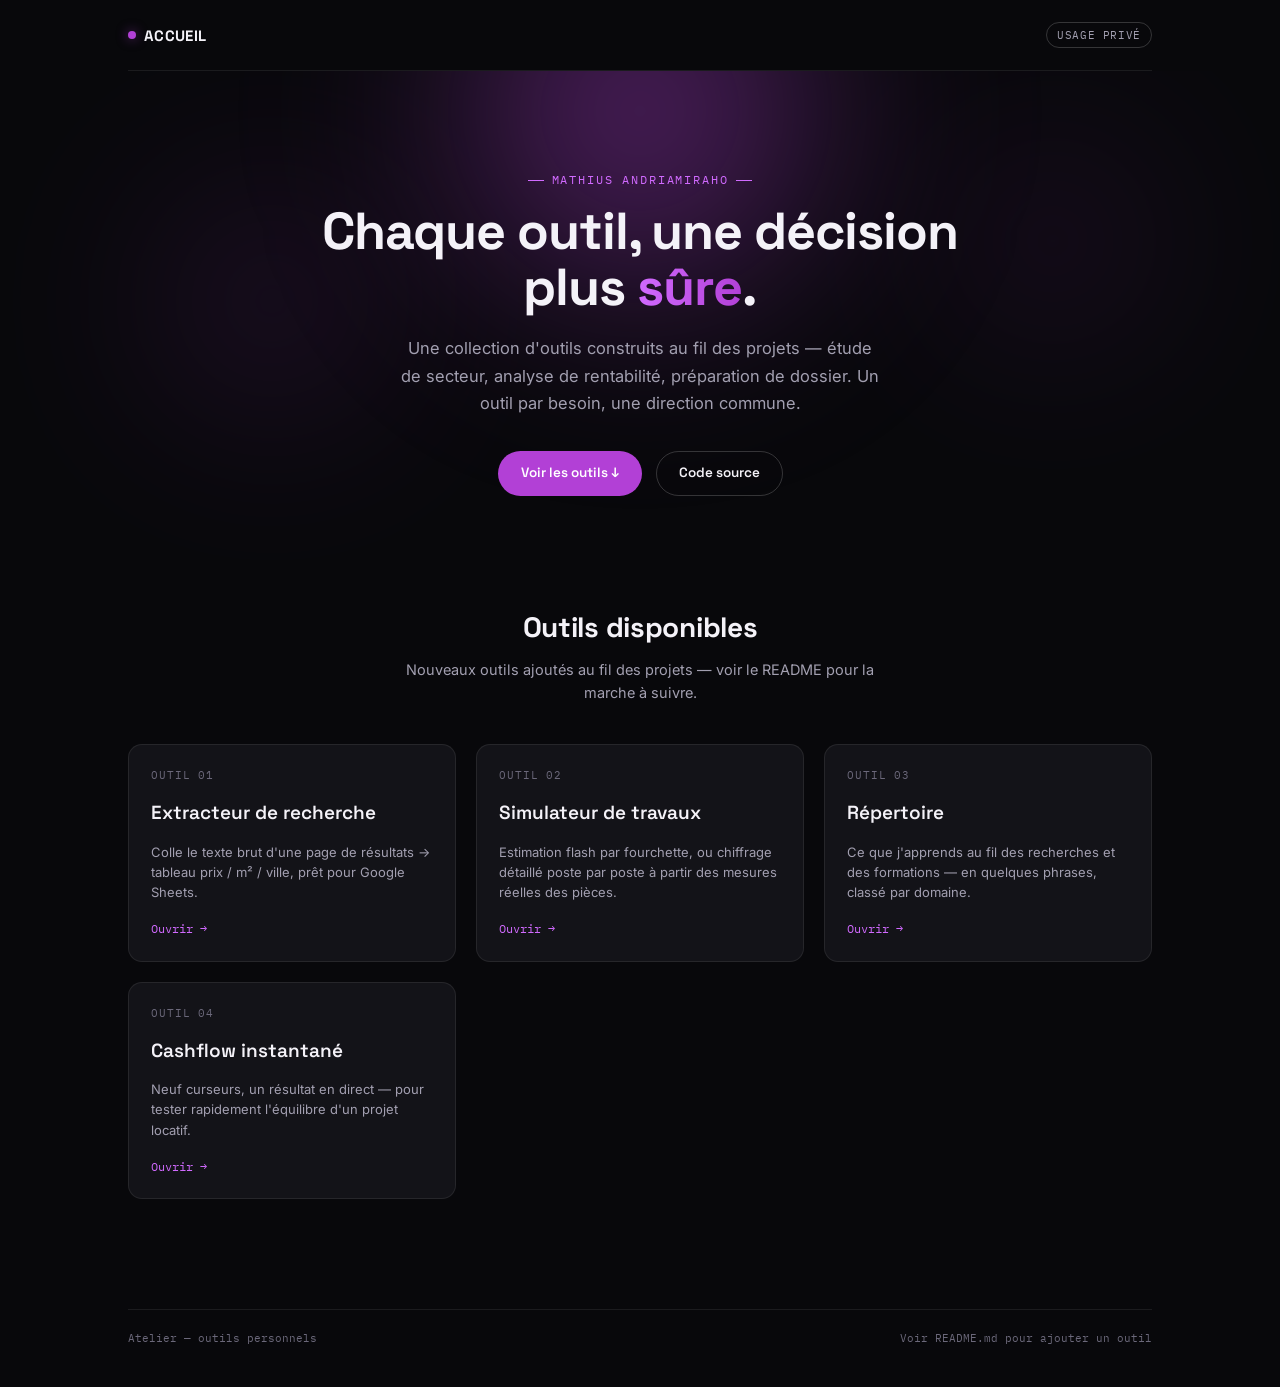
<file: index.html>
<!DOCTYPE html>
<html lang="fr">
<head>
<meta charset="UTF-8">
<meta name="viewport" content="width=device-width, initial-scale=1.0">
<title>Atelier — Outils immobilier</title>
<link rel="icon" type="image/png" href="favicon.png">
<link rel="stylesheet" href="styles/atelier.css">
<style>
  .hero{
    position:relative; overflow:hidden; padding:100px 0 90px; text-align:center;
  }
  .hero .glow-orb.a{ width:520px; height:520px; top:-220px; left:50%; margin-left:-260px; }
  .hero .glow-orb.b{ width:340px; height:340px; top:60px; left:8%; opacity:0.35; animation-delay:2s; }
  .hero .glow-orb.c{ width:300px; height:300px; top:20px; right:6%; opacity:0.3; animation-delay:4s; }

  .hero-content{ position:relative; z-index:2; max-width:640px; margin:0 auto; }
  .hero h1{
    font-family:var(--font-display); font-size:52px; line-height:1.08; font-weight:700;
    letter-spacing:-0.02em; margin:0 0 20px;
  }
  .hero h1 em{
    font-style:normal;
    background:linear-gradient(90deg, var(--accent-bright), var(--accent));
    -webkit-background-clip:text; background-clip:text; color:transparent;
  }
  .hero p.lead{
    font-size:16.5px; color:var(--text-soft); max-width:480px; margin:0 auto 34px; line-height:1.65;
  }
  .hero-ctas{ display:flex; gap:14px; justify-content:center; flex-wrap:wrap; }

  .hero .eyebrow::after{
    content:''; width:16px; height:1px; background:var(--accent-bright);
  }

  .hero-stats{
    position:relative; z-index:2; display:flex; justify-content:center; gap:48px;
    margin-top:64px; flex-wrap:wrap;
  }
  .hero-stats .stat{ text-align:center; }
  .hero-stats .stat b{
    display:block; font-family:var(--font-display); font-size:26px; color:var(--text);
  }
  .hero-stats .stat span{
    font-family:var(--font-mono); font-size:11px; color:var(--text-faint);
    text-transform:uppercase; letter-spacing:0.08em;
  }

  section.tools{ padding:20px 0 40px; }
  .section-head{ text-align:center; max-width:520px; margin:0 auto 40px; }
  .section-head h2{
    font-family:var(--font-display); font-size:28px; margin:0 0 10px; letter-spacing:-0.01em;
  }
  .section-head p{ color:var(--text-soft); font-size:14.5px; margin:0; }

  .tools-grid{
    display:grid; grid-template-columns:repeat(auto-fill, minmax(280px, 1fr)); gap:20px;
  }
  .tool-card{
    display:flex; flex-direction:column; gap:14px; text-decoration:none; color:inherit;
    position:relative; min-height:190px;
  }
  .tool-card .num{
    font-family:var(--font-mono); font-size:11px; color:var(--text-faint);
    letter-spacing:0.08em;
  }
  .tool-card h3{
    font-family:var(--font-display); font-size:19px; margin:0; font-weight:600;
  }
  .tool-card p{ font-size:13px; color:var(--text-soft); margin:0; line-height:1.55; flex:1; }
  .tool-card .open{
    font-family:var(--font-mono); font-size:12px; color:var(--accent-bright);
    display:flex; align-items:center; gap:6px; margin-top:4px;
  }
  .tool-card:hover .open{ gap:10px; }
  .tool-card .open{ transition:gap .2s ease; }

  .tool-card.placeholder{
    align-items:center; justify-content:center; text-align:center; border-style:dashed;
    border-color:var(--border-strong); color:var(--text-faint);
  }
  .tool-card.placeholder:hover{ transform:none; box-shadow:none; border-color:var(--border-strong); }
  .tool-card.placeholder span{ font-family:var(--font-mono); font-size:12px; }
</style>
</head>
<body>

<div class="container">
  <nav class="atelier-nav">
    <a class="logo" href="index.html">ACCUEIL</a>
    <span class="badge">Usage privé</span>
  </nav>
</div>

<section class="hero">
  <div class="glow-orb a"></div>
  <div class="glow-orb b"></div>
  <div class="glow-orb c"></div>
  <div class="container">
    <div class="hero-content">
      <p class="eyebrow" style="justify-content:center;">Mathius Andriamiraho</p>
      <h1>Chaque outil, une décision plus <em>sûre</em>.</h1>
      <p class="lead">Une collection d'outils construits au fil des projets — étude de secteur, analyse de rentabilité, préparation de dossier. Un outil par besoin, une direction commune.</p>
      <div class="hero-ctas">
        <a class="btn btn-primary" href="#outils">Voir les outils ↓</a>
        <a class="btn btn-ghost" href="https://github.com" target="_blank" rel="noopener">Code source</a>
      </div>
    </div>
  </div>
</section>

<section class="tools" id="outils">
  <div class="container">
    <div class="section-head">
      <h2>Outils disponibles</h2>
      <p>Nouveaux outils ajoutés au fil des projets — voir le README pour la marche à suivre.</p>
    </div>
    <div class="tools-grid">

      <a class="tool-card card card-hover" href="tools/leboncoin-parser/index.html">
        <span class="num">OUTIL 01</span>
        <h3>Extracteur de recherche</h3>
        <p>Colle le texte brut d'une page de résultats → tableau prix / m² / ville, prêt pour Google Sheets.</p>
        <span class="open">Ouvrir →</span>
      </a>

      <a class="tool-card card card-hover" href="tools/simulateur-travaux/index.html">
        <span class="num">OUTIL 02</span>
        <h3>Simulateur de travaux</h3>
        <p>Estimation flash par fourchette, ou chiffrage détaillé poste par poste à partir des mesures réelles des pièces.</p>
        <span class="open">Ouvrir →</span>
      </a>

      <a class="tool-card card card-hover" href="tools/repertoire/index.html">
        <span class="num">OUTIL 03</span>
        <h3>Répertoire</h3>
        <p>Ce que j'apprends au fil des recherches et des formations — en quelques phrases, classé par domaine.</p>
        <span class="open">Ouvrir →</span>
      </a>

      <a class="tool-card card card-hover" href="tools/cashflow/index.html">
        <span class="num">OUTIL 04</span>
        <h3>Cashflow instantané</h3>
        <p>Neuf curseurs, un résultat en direct — pour tester rapidement l'équilibre d'un projet locatif.</p>
        <span class="open">Ouvrir →</span>
      </a>

    </div>
  </div>
</section>

<div class="container">
  <footer class="atelier-footer">
    <span>Atelier — outils personnels</span>
    <span>Voir README.md pour ajouter un outil</span>
  </footer>
</div>

<script src="scripts/back-to-top.js"></script>
</body>
</html>
</file>
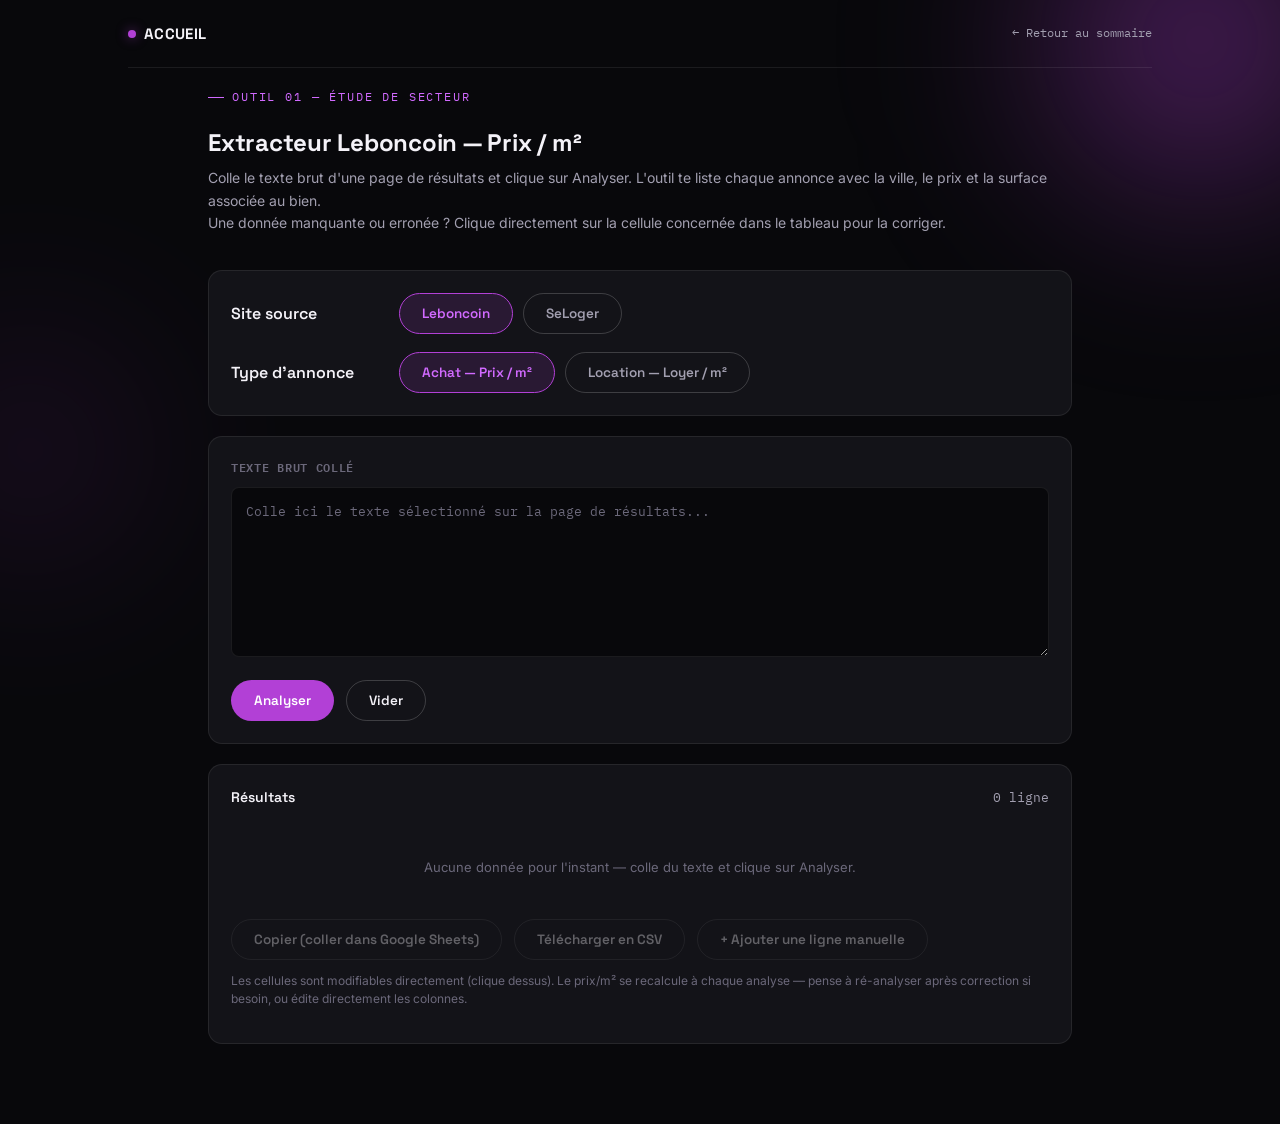
<file: tools/leboncoin-parser/index.html>
<!DOCTYPE html>
<html lang="fr">
<head>
<meta charset="UTF-8">
<meta name="viewport" content="width=device-width, initial-scale=1.0">
<title>Extracteur Leboncoin — Atelier</title>
<link rel="icon" type="image/png" href="../../favicon.png">
<link rel="stylesheet" href="../../styles/atelier.css">
<style>
  body{ padding-bottom:80px; }

  .selector-row{
    display:flex; align-items:center; justify-content:flex-start; gap:18px; flex-wrap:wrap;
  }
  .selector-row + .selector-row{ margin-top:18px; }
  .selector-label{
    font-family:var(--font-display); font-size:16px; font-weight:600; color:var(--text);
    min-width:150px; flex-shrink:0;
  }
  .toggle-box{
    display:flex; align-items:center; gap:10px; flex-wrap:wrap;
  }
  .page-head{ padding:20px 0 8px; }
  .page-head h1{
    font-family:var(--font-display); font-size:24px; font-weight:700; margin:18px 0 6px;
    letter-spacing:-0.01em;
  }
  .sub{color:var(--text-soft); font-size:14px; margin:0 0 28px; line-height:1.6;}
  label{font-size:11.5px; font-weight:600; text-transform:uppercase; letter-spacing:0.06em; color:var(--text-faint); display:block; margin-bottom:10px; font-family:var(--font-mono);}
  textarea{
    width:100%; min-height:170px; resize:vertical; padding:14px;
    border:1px solid var(--border); border-radius:var(--radius-sm); font-family:var(--font-mono);
    font-size:12.5px; color:var(--text); background:var(--bg); line-height:1.5;
  }
  textarea::placeholder{ color:var(--text-faint); }
  textarea:focus, input:focus{outline:2px solid var(--accent); outline-offset:1px;}
  .row{display:flex; gap:12px; align-items:center; flex-wrap:wrap; margin-top:16px;}
  .stat{font-size:12.5px; color:var(--text-soft); font-family:var(--font-mono);}
  .stat b{color:var(--text);}
  table{width:100%; border-collapse:collapse; font-size:13.5px; margin-top:4px;}
  th{
    text-align:left; font-size:10.5px; text-transform:uppercase; letter-spacing:0.06em;
    color:var(--text-faint); padding:9px 10px; border-bottom:1px solid var(--border-strong);
    font-family:var(--font-mono); font-weight:500;
  }
  td{padding:9px 10px; border-bottom:1px solid var(--border); vertical-align:top; color:var(--text);}
  td[contenteditable="true"]{cursor:text;}
  td[contenteditable="true"]:hover{background:var(--accent-soft);}
  td.num{font-family:var(--font-mono); white-space:nowrap;}
  td.snippet{color:var(--text-soft); font-size:12.5px; font-family:var(--font-mono);}
  .del{
    background:none; border:none; color:var(--warn); font-size:16px; padding:2px 6px;
    border-radius:4px; line-height:1;
  }
  .del:hover{background:var(--warn-soft);}
  .empty{color:var(--text-faint); font-size:13px; padding:26px 0; text-align:center;}
  tr.row-missing{ background:var(--warn-soft); }
  tr.row-missing td{ color:var(--text); }
  .warn-box{
    background:var(--warn-soft); border:1px solid rgba(224,153,95,0.35); color:var(--warn);
    font-size:12.5px; padding:10px 12px; border-radius:var(--radius-sm); margin-top:12px; display:none;
  }
  .note{font-size:12px; color:var(--text-faint); margin-top:12px;}
  .flex-head{display:flex; justify-content:space-between; align-items:baseline; margin-bottom:22px;}
  .flex-head h2{font-size:14px; margin:0; font-family:var(--font-display); font-weight:600;}
  .card + .card{ margin-top:20px; }
</style>
</head>
<body>
<div class="page-bg-wrap">
<div class="glow-orb bg-orb-a"></div>
<div class="glow-orb bg-orb-b"></div>
<div class="container" style="position:relative; z-index:1;">
  <nav class="atelier-nav">
    <a class="logo" href="../../index.html">ACCUEIL</a>
    <a class="back" href="../../index.html">← Retour au sommaire</a>
  </nav>
</div>
<div class="container" style="max-width:920px; position:relative; z-index:1;">

  <div class="page-head">
    <p class="eyebrow">OUTIL 01 — Étude de secteur</p>
    <h1>Extracteur Leboncoin — Prix / m²</h1>
    <p class="sub">Colle le texte brut d'une page de résultats et clique sur Analyser. L'outil te liste chaque annonce avec la ville, le prix et la surface associée au bien.<br>Une donnée manquante ou erronée ? Clique directement sur la cellule concernée dans le tableau pour la corriger.</p>
  </div>

  <div class="card">
    <div class="selector-row">
      <span class="selector-label">Site source</span>
      <div class="toggle-box">
        <button class="btn btn-toggle active" id="siteLeboncoinBtn" onclick="setSite('leboncoin')">Leboncoin</button>
        <button class="btn btn-toggle" id="siteSelogerBtn" onclick="setSite('seloger')">SeLoger</button>
      </div>
    </div>
    <div class="selector-row">
      <span class="selector-label">Type d'annonce</span>
      <div class="toggle-box">
        <button class="btn btn-toggle active" id="modeAchatBtn" onclick="setMode('achat')">Achat — Prix / m²</button>
        <button class="btn btn-toggle" id="modeLocationBtn" onclick="setMode('location')">Location — Loyer / m²</button>
      </div>
    </div>
  </div>

  <div class="card">
    <label for="raw">Texte brut collé</label>
    <textarea id="raw" placeholder="Colle ici le texte sélectionné sur la page de résultats..."></textarea>
    <div class="row">
      <button class="btn btn-primary" onclick="parseRaw()">Analyser</button>
      <button class="btn btn-ghost" onclick="document.getElementById('raw').value=''; document.getElementById('raw').focus();">Vider</button>
      <span class="stat" id="parseStat"></span>
    </div>
    <div class="warn-box" id="warnBox"></div>
  </div>


  <div class="card">
    <div class="flex-head">
      <h2>Résultats</h2>
      <span class="stat" id="rowCount">0 ligne</span>
    </div>
    <div id="tableHost"><div class="empty">Aucune donnée pour l'instant — colle du texte et clique sur Analyser.</div></div>
    <div class="row" style="margin-top:16px;">
      <button class="btn btn-ghost" id="copyBtn" onclick="copyTSV()" disabled>Copier (coller dans Google Sheets)</button>
      <button class="btn btn-ghost" id="csvBtn" onclick="downloadCSV()" disabled>Télécharger en CSV</button>
      <button class="btn btn-ghost" id="addBtn" onclick="addEmptyRow()" disabled>+ Ajouter une ligne manuelle</button>
    </div>
    <p class="note">Les cellules sont modifiables directement (clique dessus). Le prix/m² se recalcule à chaque analyse — pense à ré-analyser après correction si besoin, ou édite directement les colonnes.</p>
  </div>

</div>
</div>

<script>
let rows = []; // {snippet, price, surface}
let mode = 'achat'; // 'achat' | 'location'
let site = 'leboncoin'; // 'leboncoin' | 'seloger'

function setMode(newMode){
  mode = newMode;
  document.getElementById('modeAchatBtn').classList.toggle('active', mode === 'achat');
  document.getElementById('modeLocationBtn').classList.toggle('active', mode === 'location');
  render();
}

function setSite(newSite){
  site = newSite;
  document.getElementById('siteLeboncoinBtn').classList.toggle('active', site === 'leboncoin');
  document.getElementById('siteSelogerBtn').classList.toggle('active', site === 'seloger');
}

function computePpm2(r){
  if(!r.price || !r.surface) return '';
  if(mode === 'location'){
    return (Math.round((r.price / r.surface) * 10) / 10).toFixed(1).replace('.', ',');
  }
  return Math.round(r.price / r.surface);
}

function roomsToLabel(n){
  if(n === 1) return 'Studio';
  return 'T' + n;
}

/* ===================== PARSEUR LEBONCOIN ===================== */
// Ancre fiable : la ligne d'accessibilité "Prix: 70 000 €." n'apparaît que sur les vraies
// annonces (jamais sur les pubs, la carte, "Déjà vu", etc.), une seule fois par annonce.
const LBC_ANCHOR_REGEX = /Prix\s*:\s*(\d{1,3}(?:[ \u00A0\u202F]\d{3})*|\d{4,7})\s?€\s*\./g;
// Surface : nombre directement collé à "m²" (donc jamais "mètres carrésm²" qui n'a pas de chiffre avant)
const LBC_SURFACE_REGEX = /(\d{1,4}(?:[.,]\d+)?)\s?m[²2](?![a-zA-Zéèêàâîïôû])/i;
// Prix/m² annoncé, ex: "972 € par  / mètres carrésm²"
const LBC_PPM2_REGEX = /(\d{1,3}(?:[ \u00A0\u202F]\d{3})*|\d{1,7})\s?€\s*par[^\d]*?m[²2]/i;
// Ville, ex: "Située à Saint-Pierre-lès-Elbeuf 76320."
const LBC_VILLE_REGEX = /Située à ([^.\n]+)\./i;
// Nombre de pièces, ex: "3 pièces" → utilisé pour la notation T2/T3/...
const LBC_ROOMS_REGEX = /(\d+)\s*pièces?/i;

function parseLeboncoin(raw){
  const anchors = [];
  let m;
  LBC_ANCHOR_REGEX.lastIndex = 0;
  while((m = LBC_ANCHOR_REGEX.exec(raw)) !== null){
    const val = parseInt(m[1].replace(/[\s\u00A0\u202F]/g,''), 10);
    anchors.push({ price: val, start: m.index, end: m.index + m[0].length });
  }
  if(anchors.length === 0) return { rows: [], missingSurface: 0 };

  let missingSurface = 0;
  const newRows = anchors.map((a, i) => {
    const blockEnd = (i + 1 < anchors.length) ? anchors[i + 1].start : raw.length;
    const block = raw.slice(a.end, blockEnd);

    const surfaceMatch = block.match(LBC_SURFACE_REGEX);
    const ppm2Match = block.match(LBC_PPM2_REGEX);
    const villeMatch = block.match(LBC_VILLE_REGEX);
    const roomsMatch = block.match(LBC_ROOMS_REGEX);

    let surface = surfaceMatch ? parseFloat(surfaceMatch[1].replace(',', '.')) : '';
    if(!surface && ppm2Match){
      const ppm2 = parseInt(ppm2Match[1].replace(/[\s\u00A0\u202F]/g,''), 10);
      if(ppm2 > 0) surface = Math.round(a.price / ppm2);
    }
    if(!surface) missingSurface++;

    return {
      snippet: roomsMatch ? roomsToLabel(parseInt(roomsMatch[1], 10)) : '',
      ville: villeMatch ? villeMatch[1].replace(/\s+/g,' ').trim() : '',
      price: a.price,
      surface: surface
    };
  });

  return { rows: newRows, missingSurface };
}

/* ===================== PARSEUR SELOGER ===================== */
// Ancre fiable : la ligne combinant prix total et prix/m² ("110 000 € 1 897 €/m²")
// n'apparaît qu'une fois par vraie annonce, jamais dans les blocs "tendances" ou pubs.
const SLG_ANCHOR_REGEX = /(\d{1,3}(?:[ \u00A0\u202F]\d{3})*)\s?€\s+(\d{1,3}(?:[ \u00A0\u202F]\d{3})*)\s?€\/m²/g;
// Ancre location : le prix n'est jamais suivi d'un €/m² côté SeLoger pour la location,
// mais toujours de "/mois" — ex. "1 035 € /mois"
const SLG_LOYER_ANCHOR_REGEX = /(\d{1,3}(?:[ \u00A0\u202F]\d{3})*)\s?€\s*\/\s*mois/gi;
// Surface habitable : nombre + "m²" qui n'est PAS suivi de "de terrain"
const SLG_SURFACE_REGEX = /(\d{1,4}(?:[.,]\d+)?)\s?m²(?!\s*de\s*terrain)/i;
// Ville : texte se terminant par "(code postal)", ex: "Centre Ville, Lillebonne (76170)"
const SLG_VILLE_REGEX = /([^\n]*\(\d{5}\))/;
// Nombre de pièces, ex: "3 pièces"
const SLG_ROOMS_REGEX = /(\d+)\s*pièces?/i;

function extractSelogerFields(block){
  // La ligne "Ville (CP)" marque toujours la fin du bloc utile d'une annonce SeLoger.
  // Si on cherche la surface/le nb de pièces au-delà, on risque de récupérer par erreur
  // des données de l'annonce suivante (dont l'en-tête traîne dans ce même bloc).
  const villeMatch = block.match(SLG_VILLE_REGEX);
  const searchZone = villeMatch ? block.slice(0, villeMatch.index) : block;
  const surfaceMatch = searchZone.match(SLG_SURFACE_REGEX);
  const roomsMatch = searchZone.match(SLG_ROOMS_REGEX);
  return {
    surface: surfaceMatch ? parseFloat(surfaceMatch[1].replace(',', '.')) : '',
    ville: villeMatch ? villeMatch[1].replace(/\s+/g,' ').trim() : '',
    rooms: roomsMatch ? parseInt(roomsMatch[1], 10) : null,
  };
}

function parseSelogerAchat(raw){
  const anchors = [];
  let m;
  SLG_ANCHOR_REGEX.lastIndex = 0;
  while((m = SLG_ANCHOR_REGEX.exec(raw)) !== null){
    const price = parseInt(m[1].replace(/[ \u00A0\u202F]/g,''), 10);
    anchors.push({ price, start: m.index, end: m.index + m[0].length });
  }
  if(anchors.length === 0) return { rows: [], missingSurface: 0 };

  let missingSurface = 0;
  const newRows = anchors.map((a, i) => {
    const blockEnd = (i + 1 < anchors.length) ? anchors[i + 1].start : raw.length;
    const block = raw.slice(a.end, blockEnd);
    const fields = extractSelogerFields(block);
    if(!fields.surface) missingSurface++;

    return {
      snippet: fields.rooms ? roomsToLabel(fields.rooms) : '',
      ville: fields.ville,
      price: a.price,
      surface: fields.surface
    };
  });

  return { rows: newRows, missingSurface };
}

function parseSelogerLocation(raw){
  const anchors = [];
  let m;
  SLG_LOYER_ANCHOR_REGEX.lastIndex = 0;
  while((m = SLG_LOYER_ANCHOR_REGEX.exec(raw)) !== null){
    const price = parseInt(m[1].replace(/[ \u00A0\u202F]/g,''), 10);
    anchors.push({ price, start: m.index, end: m.index + m[0].length });
  }
  if(anchors.length === 0) return { rows: [], missingSurface: 0 };

  let missingSurface = 0;
  const newRows = anchors.map((a, i) => {
    const blockEnd = (i + 1 < anchors.length) ? anchors[i + 1].start : raw.length;
    const block = raw.slice(a.end, blockEnd);
    const fields = extractSelogerFields(block);
    if(!fields.surface) missingSurface++;

    return {
      snippet: fields.rooms ? roomsToLabel(fields.rooms) : '',
      ville: fields.ville,
      price: a.price,
      surface: fields.surface
    };
  });

  return { rows: newRows, missingSurface };
}

function parseRaw(){
  const raw = document.getElementById('raw').value;
  const warnBox = document.getElementById('warnBox');
  warnBox.style.display = 'none';
  warnBox.textContent = '';

  if(!raw.trim()){
    document.getElementById('parseStat').textContent = 'Colle du texte avant d\'analyser.';
    return;
  }

  let result;
  if(site === 'seloger'){
    result = mode === 'location' ? parseSelogerLocation(raw) : parseSelogerAchat(raw);
  } else {
    result = parseLeboncoin(raw);
  }

  if(result.rows.length === 0){
    warnBox.style.display = 'block';
    warnBox.textContent = site === 'seloger'
      ? "Aucune annonce détectée — vérifie que le texte collé vient bien d'une page de résultats SeLoger, et que le mode Achat/Location correspond bien à la recherche effectuée."
      : 'Aucune ligne "Prix: ... €." trouvée — ce texte ne ressemble pas à un copier/coller de résultats Leboncoin standard. Vérifie le format collé (voir instructions).';
    rows = [];
    render();
    return;
  }

  rows = result.rows;
  document.getElementById('parseStat').textContent =
    `${rows.length} annonce(s) détectée(s)` + (result.missingSurface ? `, ${result.missingSurface} sans surface identifiée (à compléter à la main)` : '') + '.';
  if(result.missingSurface){
    warnBox.style.display = 'block';
    warnBox.textContent = `${result.missingSurface} annonce(s) sans surface détectée — vérifie ces lignes (colonne Surface vide) et complète-les à la main si besoin.`;
  }
  render();
}

function render(){
  const host = document.getElementById('tableHost');
  const copyBtn = document.getElementById('copyBtn');
  const csvBtn = document.getElementById('csvBtn');
  const addBtn = document.getElementById('addBtn');

  if(rows.length === 0){
    host.innerHTML = '<div class="empty">Aucune donnée pour l\'instant — colle du texte et clique sur Analyser.</div>';
    copyBtn.disabled = true; csvBtn.disabled = true; addBtn.disabled = true;
    document.getElementById('rowCount').textContent = '0 ligne';
    return;
  }

  copyBtn.disabled = false; csvBtn.disabled = false; addBtn.disabled = false;
  document.getElementById('rowCount').textContent = rows.length + (rows.length > 1 ? ' lignes' : ' ligne');

  const priceLabel = mode === 'location' ? 'Loyer (€)' : 'Prix (€)';
  const ppm2Label = mode === 'location' ? 'Loyer / m²' : 'Prix / m²';

  let html = '<table><thead><tr>' +
    '<th style="width:34px;">#</th>' +
    '<th style="width:80px;">Type</th>' +
    '<th style="width:150px;">Ville</th>' +
    `<th style="width:100px;">${priceLabel}</th>` +
    '<th style="width:90px;">Surface (m²)</th>' +
    `<th style="width:100px;">${ppm2Label}</th>` +
    '<th style="width:30px;"></th>' +
    '</tr></thead><tbody>';

  rows.forEach((r, i) => {
    const pricePerM2 = computePpm2(r);
    const missing = !r.surface;
    html += `<tr data-i="${i}"${missing ? ' class="row-missing"' : ''}>
      <td class="num">${i+1}</td>
      <td class="snippet" contenteditable="true" onblur="editCell(${i},'snippet',this.innerText)">${escapeHtml(r.snippet)}</td>
      <td class="snippet" contenteditable="true" onblur="editCell(${i},'ville',this.innerText)">${escapeHtml(r.ville)}</td>
      <td class="num" contenteditable="true" onblur="editCell(${i},'price',this.innerText)">${r.price}</td>
      <td class="num" contenteditable="true" onblur="editCell(${i},'surface',this.innerText)">${r.surface}</td>
      <td class="num">${pricePerM2}</td>
      <td><button class="del" onclick="deleteRow(${i})" title="Supprimer">✕</button></td>
    </tr>`;
  });

  html += '</tbody></table>';
  host.innerHTML = html;
}

function escapeHtml(s){
  return (s || '').replace(/&/g,'&amp;').replace(/</g,'&lt;').replace(/>/g,'&gt;');
}

function editCell(i, field, val){
  if(field === 'price' || field === 'surface'){
    const num = parseFloat(String(val).replace(/[^\d.,]/g,'').replace(',','.'));
    rows[i][field] = isNaN(num) ? '' : num;
  } else {
    rows[i][field] = val;
  }
  render();
}

function deleteRow(i){
  rows.splice(i,1);
  render();
}

function addEmptyRow(){
  rows.push({snippet:'', ville:'', price:'', surface:''});
  render();
}

function copyTSV(){
  const priceLabel = mode === 'location' ? 'Loyer (€)' : 'Prix (€)';
  const ppm2Label = mode === 'location' ? 'Loyer/m²' : 'Prix/m²';
  const lines = [`Contexte\tVille\t${priceLabel}\tSurface (m²)\t${ppm2Label}`];
  rows.forEach(r=>{
    const ppm2 = computePpm2(r);
    lines.push(`${r.snippet}\t${r.ville}\t${r.price}\t${r.surface}\t${ppm2}`);
  });
  const text = lines.join('\n');
  navigator.clipboard.writeText(text).then(()=>{
    const btn = document.getElementById('copyBtn');
    const old = btn.textContent;
    btn.textContent = 'Copié ✓';
    setTimeout(()=>{btn.textContent = old;}, 1500);
  });
}

function downloadCSV(){
  const priceLabelCsv = mode === 'location' ? 'Loyer (EUR)' : 'Prix (EUR)';
  const ppm2LabelCsv = mode === 'location' ? 'Loyer/m2' : 'Prix/m2';
  const lines = [`Contexte;Ville;${priceLabelCsv};Surface (m2);${ppm2LabelCsv}`];
  rows.forEach(r=>{
    const ppm2 = computePpm2(r);
    const snippet = (r.snippet || '').replace(/;/g,',');
    const ville = (r.ville || '').replace(/;/g,',');
    lines.push(`${snippet};${ville};${r.price};${r.surface};${ppm2}`);
  });
  const blob = new Blob(['\uFEFF' + lines.join('\n')], {type:'text/csv;charset=utf-8;'});
  const url = URL.createObjectURL(blob);
  const a = document.createElement('a');
  a.href = url; a.download = 'leboncoin_extraction.csv';
  document.body.appendChild(a); a.click(); document.body.removeChild(a);
  URL.revokeObjectURL(url);
}
</script>
<script src="../../scripts/back-to-top.js"></script>
</body>
</html>
</file>
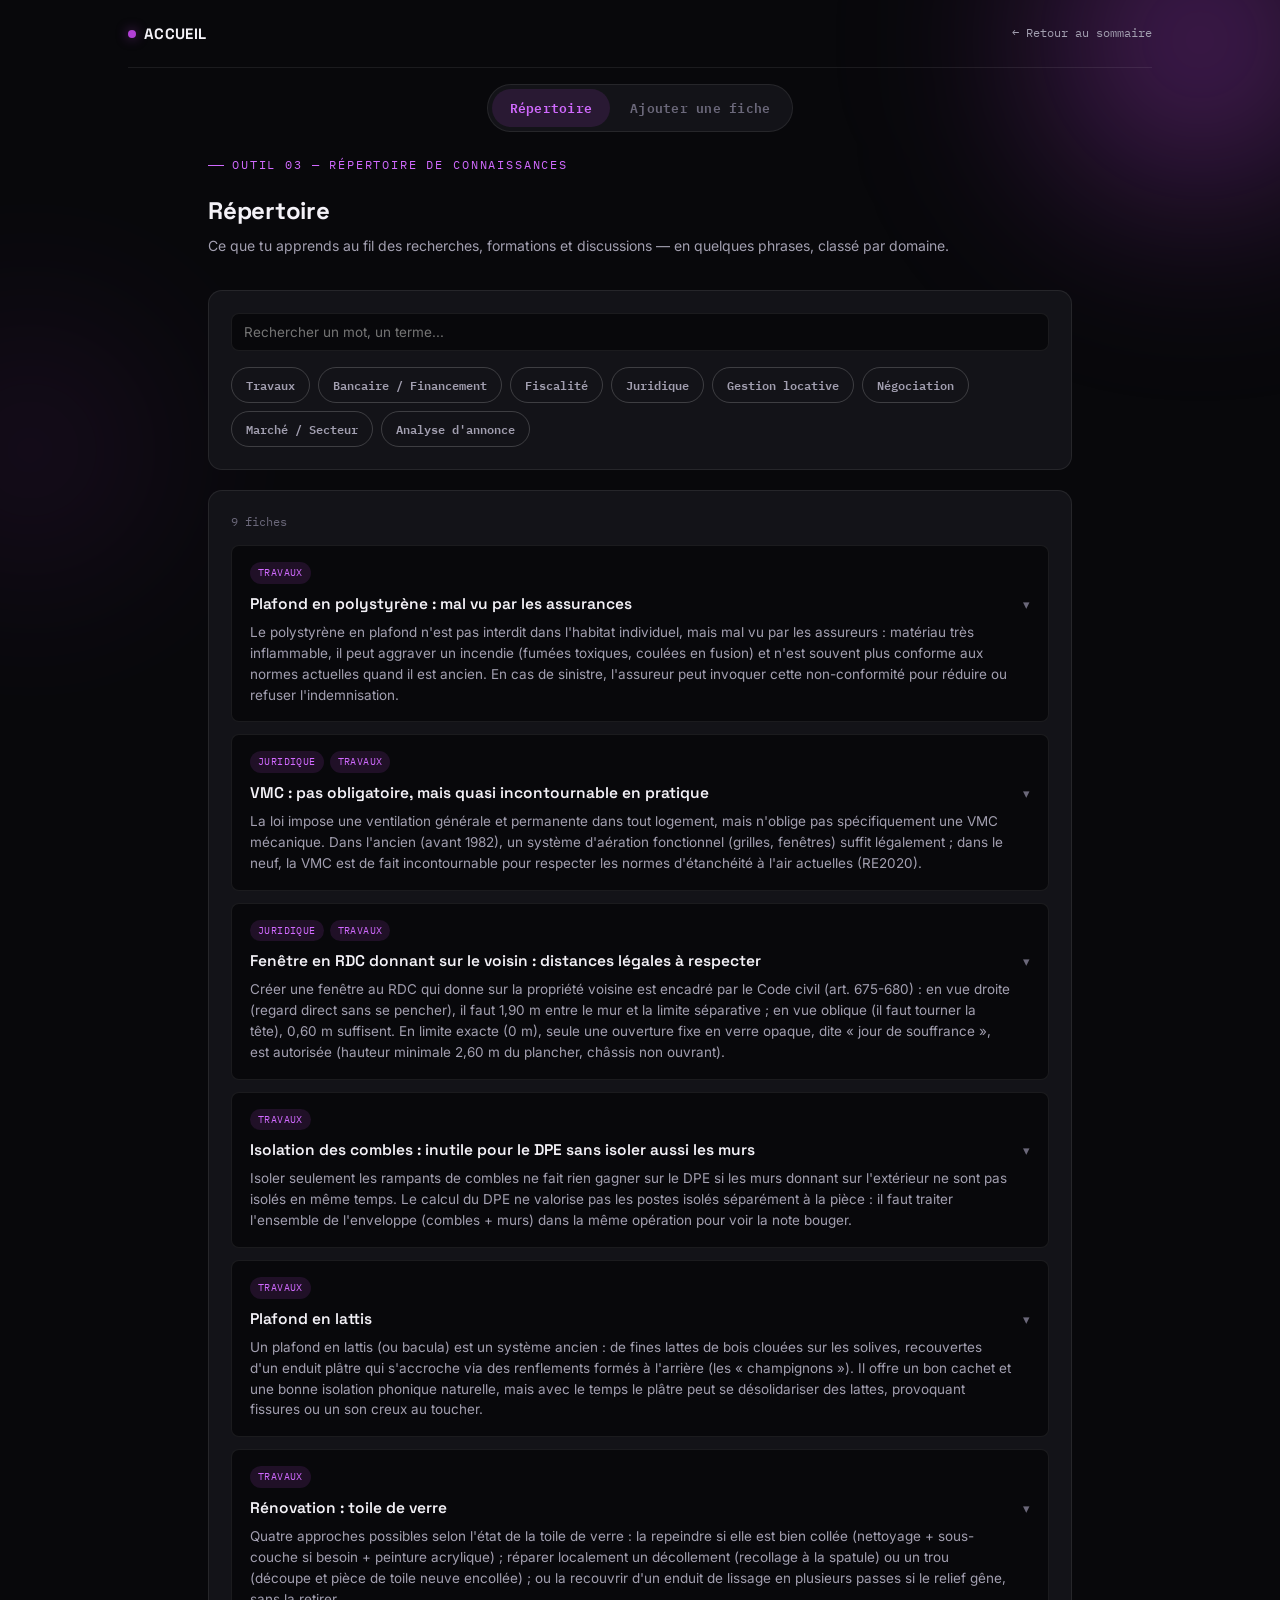
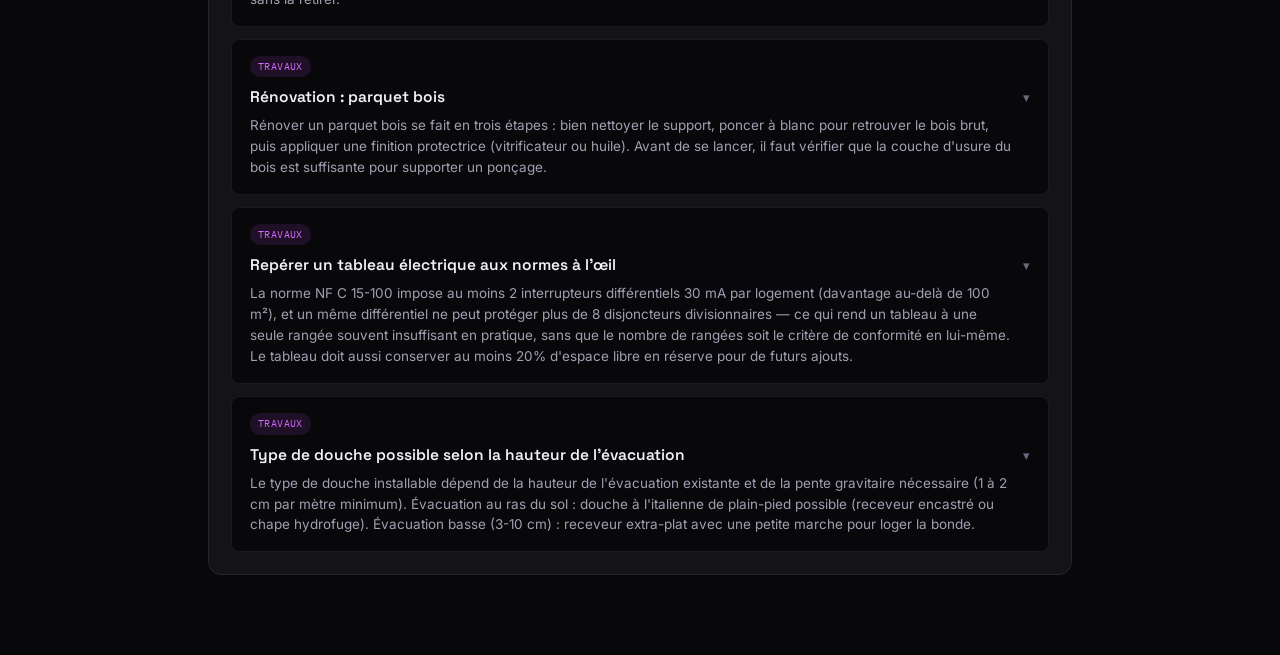
<file: tools/repertoire/index.html>
<!DOCTYPE html>
<html lang="fr">
<head>
<meta charset="UTF-8">
<meta name="viewport" content="width=device-width, initial-scale=1.0">
<title>Répertoire — Atelier</title>
<link rel="icon" type="image/png" href="../../favicon.png">
<link rel="stylesheet" href="../../styles/atelier.css">
<style>
  body{ padding-bottom:80px; }
  .tab-pill-bar{ display:flex; justify-content:center; padding:16px 0 4px; }
  .tab-panel{ display:none; }
  .tab-panel.active{ display:block; }

  .page-head{ padding:20px 0 8px; }
  .page-head h1{
    font-family:var(--font-display); font-size:24px; font-weight:700; margin:18px 0 6px;
    letter-spacing:-0.01em;
  }
  .sub{ color:var(--text-soft); font-size:14px; margin:0 0 24px; line-height:1.6; }
  .card + .card{ margin-top:20px; }

  label{
    font-size:11px; font-weight:600; text-transform:uppercase; letter-spacing:0.06em;
    color:var(--text-faint); display:block; margin-bottom:8px; font-family:var(--font-mono);
  }
  input[type="text"], textarea{
    width:100%; background:var(--bg); border:1px solid var(--border); border-radius:var(--radius-sm);
    color:var(--text); font-family:var(--font-body); font-size:13.5px; padding:10px 12px;
  }
  textarea{ resize:vertical; min-height:70px; line-height:1.5; }
  input:focus, textarea:focus{ outline:2px solid var(--accent); outline-offset:1px; }

  .chip-row{ display:flex; flex-wrap:wrap; gap:8px; }
  .chip{
    font-family:var(--font-mono); font-size:12px; font-weight:600; padding:7px 14px;
    border-radius:999px; border:1px solid var(--border-strong); background:transparent;
    color:var(--text-soft); cursor:pointer; transition:all .15s ease;
  }
  .chip:hover{ border-color:var(--accent); color:var(--accent-bright); }
  .chip.active{ background:var(--accent-soft); border-color:var(--accent); color:var(--accent-bright); }

  .search-row{ display:flex; gap:12px; flex-wrap:wrap; margin-bottom:16px; }
  .search-row input{ flex:1; min-width:200px; }

  .fiche-count{ font-family:var(--font-mono); font-size:12px; color:var(--text-faint); margin-bottom:14px; }

  .fiche-grid{ display:flex; flex-direction:column; gap:12px; }
  .fiche{
    background:var(--bg); border:1px solid var(--border); border-radius:var(--radius-sm);
    padding:16px 18px; cursor:pointer; transition:border-color .15s ease;
  }
  .fiche:hover{ border-color:var(--border-strong); }
  .fiche-top{ display:flex; justify-content:space-between; align-items:flex-start; gap:12px; }
  .fiche h3{ font-family:var(--font-display); font-size:15.5px; font-weight:600; margin:0 0 6px; }
  .fiche .resume{ font-size:13.5px; color:var(--text-soft); line-height:1.55; margin:0; }
  .fiche .domains{ display:flex; gap:6px; flex-wrap:wrap; margin-bottom:8px; }
  .fiche .domain-badge{
    font-family:var(--font-mono); font-size:10px; text-transform:uppercase; letter-spacing:0.04em;
    padding:3px 8px; border-radius:999px; background:var(--accent-soft); color:var(--accent-bright);
  }
  .fiche .chevron{ color:var(--text-faint); font-size:13px; transition:transform .2s ease; flex-shrink:0; margin-top:2px; }
  .fiche.open .chevron{ transform:rotate(180deg); }
  .fiche .extra{
    display:none; margin-top:12px; padding-top:12px; border-top:1px solid var(--border);
    font-size:13px; color:var(--text-soft); line-height:1.6;
  }
  .fiche.open .extra{ display:block; }
  .fiche .extra .meta{
    margin-top:10px; font-family:var(--font-mono); font-size:11px; color:var(--text-faint);
  }

  .empty{ color:var(--text-faint); font-size:13px; padding:30px 0; text-align:center; }

  /* --- formulaire d'ajout --- */
  .field-block + .field-block{ margin-top:18px; }
  .output-box{
    background:var(--bg); border:1px solid var(--border); border-radius:var(--radius-sm);
    padding:14px; font-family:var(--font-mono); font-size:12px; color:var(--text);
    white-space:pre-wrap; word-break:break-word; min-height:60px; line-height:1.6;
  }
  .warn-box{
    background:var(--warn-soft); border:1px solid rgba(224,153,95,0.35); color:var(--warn);
    font-size:12.5px; padding:10px 12px; border-radius:var(--radius-sm); margin-top:12px; display:none;
  }
  .note{ font-size:12px; color:var(--text-faint); margin-top:12px; line-height:1.6; }
</style>
</head>
<body>
<div class="page-bg-wrap">
<div class="glow-orb bg-orb-a"></div>
<div class="glow-orb bg-orb-b"></div>
<div class="container" style="position:relative; z-index:1;">
  <nav class="atelier-nav">
    <a class="logo" href="../../index.html">ACCUEIL</a>
    <a class="back" href="../../index.html">← Retour au sommaire</a>
  </nav>
  <div class="tab-pill-bar">
    <div class="nav-pill">
      <button class="active" id="tabBrowseBtn" onclick="setTab('browse')">Répertoire</button>
      <button id="tabAddBtn" onclick="setTab('add')">Ajouter une fiche</button>
    </div>
  </div>
</div>
<div class="container" style="max-width:920px; position:relative; z-index:1;">

  <div class="page-head">
    <p class="eyebrow">OUTIL 03 — Répertoire de connaissances</p>
    <h1>Répertoire</h1>
    <p class="sub">Ce que tu apprends au fil des recherches, formations et discussions — en quelques phrases, classé par domaine.</p>
  </div>

  <!-- ===================== ONGLET RÉPERTOIRE ===================== -->
  <div class="tab-panel active" id="panelBrowse">

    <div class="card">
      <div class="search-row">
        <input type="text" id="searchInput" placeholder="Rechercher un mot, un terme..." oninput="renderFiches()">
      </div>
      <div class="chip-row" id="domainFilters"></div>
    </div>

    <div class="card">
      <div class="fiche-count" id="ficheCount"></div>
      <div class="fiche-grid" id="ficheGrid"></div>
    </div>

  </div>

  <!-- ===================== ONGLET AJOUTER ===================== -->
  <div class="tab-panel" id="panelAdd">

    <div class="card">
      <div class="field-block">
        <label for="addTitre">Titre</label>
        <input type="text" id="addTitre" placeholder="Ex. TVA à 10% sur travaux de rénovation">
      </div>

      <div class="field-block">
        <label>Domaine(s)</label>
        <div class="chip-row" id="addDomainChips"></div>
      </div>

      <div class="field-block">
        <label for="addResume">Résumé (2-3 phrases)</label>
        <textarea id="addResume" placeholder="L'essentiel, sans approfondir."></textarea>
      </div>

      <div class="field-block">
        <label for="addContexte">Contexte — optionnel</label>
        <textarea id="addContexte" placeholder="Une nuance, une exception à connaître..."></textarea>
      </div>

      <div class="field-block">
        <label for="addSource">Source — optionnel</label>
        <input type="text" id="addSource" placeholder="Ex. Formation X, discussion avec un courtier, article...">
      </div>

      <div class="row" style="margin-top:20px;">
        <button class="btn btn-primary" onclick="generateFiche()">Générer</button>
      </div>
      <div class="warn-box" id="addWarnBox"></div>
    </div>

    <div class="card" id="outputCard" style="display:none;">
      <label>Fiche générée — à coller dans data/lexique.js</label>
      <div class="output-box" id="generatedOutput"></div>
      <div class="row" style="margin-top:14px;">
        <button class="btn btn-ghost" onclick="copyGenerated()">Copier</button>
      </div>
      <p class="note">Colle ce bloc n'importe où à l'intérieur du tableau <code>LEXIQUE = [ ... ]</code> dans <code>data/lexique.js</code>, puis pousse sur GitHub. L'ordre dans le fichier n'a pas d'importance — l'affichage se trie automatiquement par date.</p>
    </div>

  </div>

</div>
</div>

<script src="../../data/lexique.js"></script>
<script>
const DOMAINES = [
  "Travaux", "Bancaire / Financement", "Fiscalité", "Juridique",
  "Gestion locative", "Négociation", "Marché / Secteur", "Analyse d'annonce"
];

let selectedFilters = new Set();
let openFicheIds = new Set();

function setTab(tab){
  document.getElementById('panelBrowse').classList.toggle('active', tab === 'browse');
  document.getElementById('panelAdd').classList.toggle('active', tab === 'add');
  document.getElementById('tabBrowseBtn').classList.toggle('active', tab === 'browse');
  document.getElementById('tabAddBtn').classList.toggle('active', tab === 'add');
}

function escapeHtml(s){
  return (s || '').toString().replace(/&/g,'&amp;').replace(/</g,'&lt;').replace(/>/g,'&gt;');
}

/* ---------- filtres domaine (répertoire) ---------- */
function renderDomainFilters(){
  const host = document.getElementById('domainFilters');
  host.innerHTML = DOMAINES.map(d => `
    <button class="chip ${selectedFilters.has(d) ? 'active' : ''}" onclick="toggleFilter('${d.replace(/'/g,"\\'")}')">${escapeHtml(d)}</button>
  `).join('');
}
function toggleFilter(domain){
  if(selectedFilters.has(domain)) selectedFilters.delete(domain);
  else selectedFilters.add(domain);
  renderDomainFilters();
  renderFiches();
}

/* ---------- affichage des fiches ---------- */
function toggleFiche(id){
  if(openFicheIds.has(id)) openFicheIds.delete(id);
  else openFicheIds.add(id);
  renderFiches();
}

function renderFiches(){
  const query = document.getElementById('searchInput').value.trim().toLowerCase();

  let fiches = LEXIQUE.slice();

  if(selectedFilters.size > 0){
    fiches = fiches.filter(f => (f.domaines || []).some(d => selectedFilters.has(d)));
  }
  if(query){
    fiches = fiches.filter(f => {
      const haystack = [f.titre, f.resume, f.contexte].filter(Boolean).join(' ').toLowerCase();
      return haystack.includes(query);
    });
  }

  // tri par date d'ajout décroissante (les plus récentes en premier)
  fiches.sort((a, b) => (b.date_ajout || '').localeCompare(a.date_ajout || ''));

  const grid = document.getElementById('ficheGrid');
  const count = document.getElementById('ficheCount');
  count.textContent = fiches.length + (fiches.length > 1 ? ' fiches' : ' fiche');

  if(fiches.length === 0){
    grid.innerHTML = LEXIQUE.length === 0
      ? `<div class="empty">Aucune fiche pour l'instant — ajoute la première via l'onglet "Ajouter une fiche".</div>`
      : `<div class="empty">Aucune fiche ne correspond à ta recherche.</div>`;
    return;
  }

  grid.innerHTML = fiches.map((f, i) => {
    const id = f.titre + '__' + i;
    const isOpen = openFicheIds.has(id);
    const hasExtra = f.contexte || f.source || f.date_ajout;
    return `
      <div class="fiche ${isOpen ? 'open' : ''}" onclick="toggleFiche('${id.replace(/'/g,"\\'")}')">
        <div class="domains">
          ${(f.domaines || []).map(d => `<span class="domain-badge">${escapeHtml(d)}</span>`).join('')}
        </div>
        <div class="fiche-top">
          <div>
            <h3>${escapeHtml(f.titre)}</h3>
            <p class="resume">${escapeHtml(f.resume)}</p>
          </div>
          ${hasExtra ? '<span class="chevron">▾</span>' : ''}
        </div>
        ${hasExtra ? `
          <div class="extra">
            ${f.contexte ? `<div>${escapeHtml(f.contexte)}</div>` : ''}
            <div class="meta">${f.source ? escapeHtml(f.source) : ''}${f.source && f.date_ajout ? ' · ' : ''}${f.date_ajout ? escapeHtml(f.date_ajout) : ''}</div>
          </div>
        ` : ''}
      </div>
    `;
  }).join('');
}

/* ---------- onglet "ajouter une fiche" ---------- */
function renderAddDomainChips(){
  const host = document.getElementById('addDomainChips');
  host.innerHTML = DOMAINES.map(d => `
    <button type="button" class="chip" data-domain="${escapeHtml(d)}" onclick="this.classList.toggle('active')">${escapeHtml(d)}</button>
  `).join('');
}

function generateFiche(){
  const warnBox = document.getElementById('addWarnBox');
  warnBox.style.display = 'none';

  const titre = document.getElementById('addTitre').value.trim();
  const resume = document.getElementById('addResume').value.trim();
  const contexte = document.getElementById('addContexte').value.trim();
  const source = document.getElementById('addSource').value.trim();
  const domaines = Array.from(document.querySelectorAll('#addDomainChips .chip.active')).map(el => el.dataset.domain);

  if(!titre || !resume || domaines.length === 0){
    warnBox.style.display = 'block';
    warnBox.textContent = 'Titre, résumé et au moins un domaine sont nécessaires avant de générer la fiche.';
    return;
  }

  const now = new Date();
  const date_ajout = now.getFullYear() + '-' + String(now.getMonth() + 1).padStart(2, '0');

  const obj = { titre, domaines, resume };
  if(contexte) obj.contexte = contexte;
  if(source) obj.source = source;
  obj.date_ajout = date_ajout;

  const json = JSON.stringify(obj, null, 2);
  document.getElementById('generatedOutput').textContent = json + ',';
  document.getElementById('outputCard').style.display = 'block';
}

function copyGenerated(){
  const text = document.getElementById('generatedOutput').textContent;
  navigator.clipboard.writeText(text).then(() => {
    const btn = event.target;
    const old = btn.textContent;
    btn.textContent = 'Copié ✓';
    setTimeout(() => { btn.textContent = old; }, 1500);
  });
}

/* ---------- init ---------- */
renderDomainFilters();
renderAddDomainChips();
renderFiches();
</script>
<script src="../../scripts/back-to-top.js"></script>
</body>
</html>
</file>
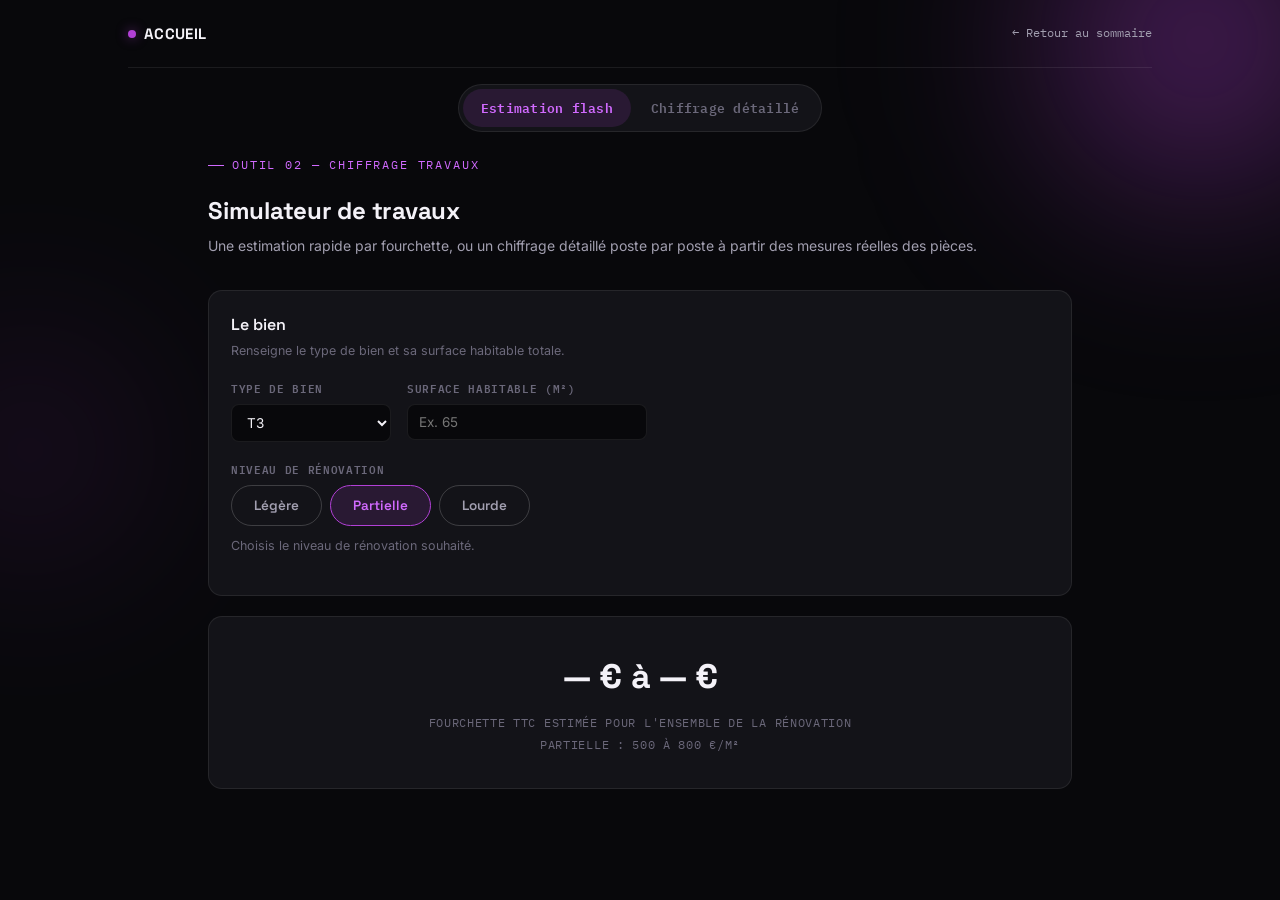
<file: tools/simulateur-travaux/index.html>
<!DOCTYPE html>
<html lang="fr">
<head>
<meta charset="UTF-8">
<meta name="viewport" content="width=device-width, initial-scale=1.0">
<title>Simulateur de travaux — Atelier</title>
<link rel="icon" type="image/png" href="../../favicon.png">
<link rel="stylesheet" href="../../styles/atelier.css">
<style>
  body{ padding-bottom:80px; }
  .page-head{ padding:20px 0 8px; }
  .page-head h1{
    font-family:var(--font-display); font-size:24px; font-weight:700; margin:18px 0 6px;
    letter-spacing:-0.01em;
  }
  .sub{color:var(--text-soft); font-size:14px; margin:0 0 24px; line-height:1.6;}
  .card + .card{ margin-top:20px; }
  label{font-size:11px; font-weight:600; text-transform:uppercase; letter-spacing:0.06em; color:var(--text-faint); display:block; margin-bottom:8px; font-family:var(--font-mono);}
  input[type="number"], input[type="text"], select{
    background:var(--bg); border:1px solid var(--border); border-radius:var(--radius-sm);
    color:var(--text); font-family:var(--font-body); font-size:13.5px; padding:9px 11px;
  }
  input[type="number"]:focus, input[type="text"]:focus, select:focus{
    outline:2px solid var(--accent); outline-offset:1px;
  }
  input[type="checkbox"]{ accent-color:var(--accent); width:16px; height:16px; cursor:pointer; }

  h2.section-title{
    font-family:var(--font-display); font-size:16px; font-weight:600; margin:0 0 4px;
  }
  p.section-note{ font-size:12.5px; color:var(--text-faint); margin:0 0 18px; line-height:1.55; }

  /* --- tabs --- */
  .tab-pill-bar{ display:flex; justify-content:center; padding:16px 0 4px; }
  .tab-panel{ display:none; }
  .tab-panel.active{ display:block; }

  /* --- champ groups --- */
  .field-row{ display:flex; gap:16px; flex-wrap:wrap; margin-bottom:18px; }
  .field{ display:flex; flex-direction:column; min-width:160px; }
  .field input, .field select{ width:100%; }
  .field-inline{ display:flex; align-items:center; gap:8px; }

  .toggle-group{ display:flex; gap:8px; flex-wrap:wrap; }

  /* --- résultat flash --- */
  .flash-result{
    text-align:center; padding:34px 20px; margin-top:6px;
  }
  .flash-result .range{
    font-family:var(--font-display); font-size:34px; font-weight:700; color:var(--text);
    letter-spacing:-0.01em;
  }
  .flash-result .range em{
    font-style:normal;
    background:linear-gradient(90deg, var(--accent-bright), var(--accent));
    -webkit-background-clip:text; background-clip:text; color:transparent;
  }
  .flash-result .caption{ font-family:var(--font-mono); font-size:11.5px; color:var(--text-faint); margin-top:10px; text-transform:uppercase; letter-spacing:0.06em; }

  /* --- logements --- */
  .logement-block{
    border:1px solid var(--border); border-radius:var(--radius-sm); padding:16px; margin-bottom:16px;
    background:var(--bg);
  }
  .logement-head{ display:flex; justify-content:space-between; align-items:center; gap:10px; margin-bottom:14px; }
  .logement-head input[type="text"]{ font-family:var(--font-display); font-weight:600; font-size:14px; flex:1; }

  table{ width:100%; border-collapse:collapse; font-size:13px; }
  th{
    text-align:left; font-size:10px; text-transform:uppercase; letter-spacing:0.05em;
    color:var(--text-faint); padding:7px 8px; border-bottom:1px solid var(--border-strong);
    font-family:var(--font-mono); font-weight:500;
  }
  td{ padding:6px 8px; border-bottom:1px solid var(--border); vertical-align:middle; }
  td input[type="number"], td input[type="text"]{ width:100%; min-width:60px; padding:6px 8px; font-size:12.5px; }
  .del{
    background:none; border:none; color:var(--warn); font-size:15px; padding:2px 6px;
    border-radius:4px; line-height:1; cursor:pointer;
  }
  .del:hover{ background:var(--warn-soft); }

  /* --- prestations --- */
  .presta-cat{ margin-bottom:22px; }
  .presta-cat-title{
    font-family:var(--font-mono); font-size:11px; text-transform:uppercase; letter-spacing:0.08em;
    color:var(--accent-bright); margin:0 0 8px; padding-bottom:6px; border-bottom:1px solid var(--border);
  }
  .presta-row{
    display:flex; align-items:center; gap:12px; padding:8px 0; border-bottom:1px solid var(--border);
    flex-wrap:wrap;
  }
  .presta-row:last-child{ border-bottom:none; }
  .presta-label{ flex:1; min-width:170px; font-size:13.5px; }
  .presta-label .unit{ display:block; font-size:11px; color:var(--text-faint); font-family:var(--font-mono); }
  .presta-qty{ width:90px; }
  .presta-qty input{ width:100%; }
  .presta-qty.readonly{ color:var(--text-soft); font-family:var(--font-mono); font-size:12.5px; text-align:right; padding-right:6px; }
  .presta-price{ width:100px; }
  .presta-price input{ width:100%; }
  .presta-total{ width:90px; text-align:right; font-family:var(--font-mono); font-size:13px; color:var(--text); }
  .presta-total.off{ color:var(--text-faint); }

  /* --- add line block --- */
  .add-line{
    display:flex; gap:10px; flex-wrap:wrap; align-items:flex-end; padding-top:16px; margin-top:8px;
    border-top:1px dashed var(--border-strong);
  }
  .add-line .field{ min-width:150px; flex:1; }

  /* --- budget summary --- */
  .budget-lines{ font-size:14px; }
  .budget-line{ display:flex; justify-content:space-between; padding:8px 0; border-bottom:1px solid var(--border); }
  .budget-line.total{
    font-family:var(--font-display); font-weight:700; font-size:19px; color:var(--text);
    border-bottom:none; padding-top:16px;
  }
  .budget-line .val{ font-family:var(--font-mono); }
  .budget-ratio{ text-align:right; font-size:12px; color:var(--text-faint); font-family:var(--font-mono); margin-top:2px; }
</style>
</head>
<body>
<div class="page-bg-wrap">
<div class="glow-orb bg-orb-a"></div>
<div class="glow-orb bg-orb-b"></div>
<div class="container" style="position:relative; z-index:1;">
  <nav class="atelier-nav">
    <a class="logo" href="../../index.html">ACCUEIL</a>
    <a class="back" href="../../index.html">← Retour au sommaire</a>
  </nav>
  <div class="tab-pill-bar">
    <div class="nav-pill">
      <button class="active" id="tabFlashBtn" onclick="setTab('flash')">Estimation flash</button>
      <button id="tabDetailBtn" onclick="setTab('detail')">Chiffrage détaillé</button>
    </div>
  </div>
</div>
<div class="container" style="max-width:920px; position:relative; z-index:1;">

  <div class="page-head">
    <p class="eyebrow">OUTIL 02 — Chiffrage travaux</p>
    <h1>Simulateur de travaux</h1>
    <p class="sub">Une estimation rapide par fourchette, ou un chiffrage détaillé poste par poste à partir des mesures réelles des pièces.</p>
  </div>

  <!-- ===================== ESTIMATION FLASH ===================== -->
  <div class="tab-panel active" id="panelFlash">

    <div class="card">
      <h2 class="section-title">Le bien</h2>
      <p class="section-note">Renseigne le type de bien et sa surface habitable totale.</p>
      <div class="field-row">
        <div class="field">
          <label>Type de bien</label>
          <select id="typeBienGroupFlash" onchange="setTypeBien(this.value)"></select>
        </div>
        <div class="field">
          <label for="surfaceFlash">Surface habitable (m²)</label>
          <input type="number" id="surfaceFlash" min="0" placeholder="Ex. 65" oninput="syncSurface(this.value); renderAll();">
        </div>
      </div>

      <label>Niveau de rénovation</label>
      <div class="toggle-group" id="niveauGroup" style="margin-bottom:4px;"></div>
      <p class="section-note" style="margin-top:10px;">Choisis le niveau de rénovation souhaité.</p>
    </div>

    <div class="card flash-result" id="flashResultCard">
      <div class="range" id="flashRange">— € à — €</div>
      <div class="caption">Fourchette TTC estimée pour l'ensemble de la rénovation</div>
      <div class="caption" id="flashRangeDetail" style="margin-top:4px;"></div>
    </div>

  </div>

  <!-- ===================== CHIFFRAGE DÉTAILLÉ ===================== -->
  <div class="tab-panel" id="panelDetail">

    <div class="card">
      <h2 class="section-title">Paramètres</h2>
      <div class="field-row">
        <div class="field">
          <label>Typologie</label>
          <select id="typeBienGroupDetail" onchange="setTypeBien(this.value)"></select>
        </div>
        <div class="field">
          <label for="surfaceDetail">Surface totale — pour le ratio (m²)</label>
          <input type="number" id="surfaceDetail" min="0" placeholder="Ex. 65" oninput="syncSurface(this.value); renderAll();">
        </div>
        <div class="field">
          <label for="aleasInput">Aléas (%)</label>
          <input type="number" id="aleasInput" min="0" value="10" style="width:90px;" oninput="state.aleas=parseFloat(this.value)||0; renderAll();">
        </div>
      </div>
    </div>

    <div class="card">
      <h2 class="section-title">Logements</h2>
      <p class="section-note">Ajoute un logement puis renseigne ses pièces une par une (surface, périmètre, hauteur sous plafond, fenêtres, portes). Ces mesures alimentent automatiquement certains postes ci-dessous.</p>
      <div id="logementsHost"></div>
      <button class="btn btn-ghost" onclick="addLogement()">+ Ajouter un logement</button>
    </div>

    <div class="card">
      <h2 class="section-title">Prestations</h2>
      <p class="section-note">Coche les postes concernés. Les quantités pré-remplies (murs, sols, plafonds, fenêtres, portes) viennent des logements ci-dessus et restent modifiables. Les prix par défaut sont indicatifs et modifiables.</p>
      <div id="prestationsHost"></div>

      <div class="add-line">
        <div class="field">
          <label for="addCat">Catégorie</label>
          <select id="addCat"></select>
        </div>
        <div class="field">
          <label for="addLabel">Poste</label>
          <input type="text" id="addLabel" placeholder="Ex. Store extérieur">
        </div>
        <div class="field" style="max-width:120px;">
          <label for="addPrice">Prix (€)</label>
          <input type="number" id="addPrice" min="0" placeholder="0">
        </div>
        <button class="btn btn-primary" onclick="addCustomLine()">+ Ajouter</button>
      </div>
    </div>

    <div class="card">
      <h2 class="section-title">Budget</h2>
      <div class="budget-lines">
        <div class="budget-line"><span>Sous-total prestations</span><span class="val" id="sumSubtotal">0 €</span></div>
        <div class="budget-line"><span>Aléas (<span id="sumAleasPct">10</span> %)</span><span class="val" id="sumAleas">0 €</span></div>
        <div class="budget-line"><span>TVA (10 %, rénovation)</span><span class="val" id="sumTva">0 €</span></div>
        <div class="budget-line total"><span>Total TTC</span><span class="val" id="sumTotal">0 €</span></div>
      </div>
      <div class="budget-ratio" id="sumRatio"></div>
      <div class="row" style="margin-top:20px;">
        <button class="btn btn-ghost" onclick="copySynthese()">Copier la synthèse</button>
        <button class="btn btn-ghost" onclick="downloadCSV()">Télécharger en CSV</button>
      </div>
    </div>

  </div>

</div>
</div>

<script>
/* ============== CATALOGUE DE PRESTATIONS ============== */
const CATALOG = [
  { cat:"Ouvrants", items:[
    { id:"porte_entree", label:"Porte d'entrée", mode:"forfait", unit:"unité", price:1300 },
    { id:"fenetre", label:"Fenêtre", mode:"manuel_auto", unit:"unité", price:800, autoSource:"fenetres" },
    { id:"bloc_porte", label:"Bloc de porte (intérieure)", mode:"manuel_auto", unit:"unité", price:200, autoSource:"portes" },
    { id:"velux", label:"Velux (fenêtre de toit)", mode:"manuel", unit:"unité", price:1150 },
  ]},
  { cat:"Plâtrerie / Peinture", items:[
    { id:"peinture", label:"Peinture murs/plafonds", mode:"auto", unit:"m²", price:28, autoSource:"mur_plus_plafond" },
    { id:"doublage", label:"Doublage + isolation placo", mode:"manuel_auto", unit:"m² mur", price:55, autoSource:"mur" },
    { id:"cloisons", label:"Cloisons", mode:"manuel_auto", unit:"m² mur", price:50, autoSource:"mur" },
    { id:"faience", label:"Faïence", mode:"manuel_auto", unit:"m² mur", price:55, autoSource:"mur" },
    { id:"faux_plafond", label:"Faux plafond", mode:"manuel_auto", unit:"m² plafond", price:65, autoSource:"plafond" },
  ]},
  { cat:"Sols", items:[
    { id:"revetement_sol", label:"Revêtement de sol", mode:"auto", unit:"m²", price:35, autoSource:"sol" },
    { id:"reagreage", label:"Réagréage / chape", mode:"auto", unit:"m²", price:18, autoSource:"sol" },
  ]},
  { cat:"Électricité", items:[
    { id:"elec_install", label:"Installation électrique", mode:"forfait", price:5000 },
    { id:"tableau_elec", label:"Tableau électrique", mode:"forfait", price:1000 },
    { id:"vmc", label:"VMC", mode:"forfait", price:1000 },
    { id:"clim", label:"Climatisation", mode:"forfait", price:4500 },
  ]},
  { cat:"Plomberie", items:[
    { id:"baignoire", label:"Baignoire", mode:"forfait", price:700 },
    { id:"douche", label:"Douche équipée", mode:"forfait", price:1500 },
    { id:"chaudiere", label:"Chaudière", mode:"forfait", price:2500 },
    { id:"chauffe_eau", label:"Chauffe-eau", mode:"forfait", price:900 },
    { id:"meuble_vasque", label:"Meuble vasque + équipement", mode:"forfait", price:500 },
    { id:"wc", label:"WC", mode:"forfait", price:350 },
  ]},
  { cat:"Cuisine", items:[
    { id:"cuisine_equipee", label:"Cuisine équipée", mode:"forfait", price:5000 },
  ]},
  { cat:"Enveloppe / Extérieur", items:[
    { id:"toiture_reparation", label:"Toiture — réparation", mode:"manuel", unit:"m² toiture", price:120 },
    { id:"toiture_remplacement", label:"Toiture — remplacement", mode:"manuel", unit:"m² toiture", price:190 },
    { id:"facade", label:"Façade — ravalement", mode:"manuel", unit:"m² façade", price:50 },
    { id:"copro", label:"Mise en copropriété (DTG + EDD)", mode:"forfait", price:3000 },
    { id:"diagnostics", label:"Pack diagnostics revente", mode:"forfait", price:500 },
  ]},
];
const CATEGORIES = CATALOG.map(c => c.cat);

const FLASH_RANGES = {
  legere:   { label:"Légère",   low:200, high:400 },
  partielle:{ label:"Partielle",low:500, high:800 },
  lourde:   { label:"Lourde",   low:900, high:1200 },
};

/* ============== ÉTAT ============== */
let state = {
  typeBien: "t3",
  surface: "",
  niveau: "partielle",
  aleas: 10,
  logements: [],
  items: [],       // liste à plat, construite depuis CATALOG + lignes perso
  nextLogId: 1,
  nextRoomId: 1,
  nextCustomId: 1,
};

// init des items depuis le catalogue
CATALOG.forEach(group => {
  group.items.forEach(it => {
    state.items.push({
      id: it.id, cat: group.cat, label: it.label, mode: it.mode, unit: it.unit || "",
      price: it.price, autoSource: it.autoSource || null,
      checked: false, qty: (it.mode === "forfait") ? 1 : 0,
      qtyTouched: false, isCustom: false,
    });
  });
});

// un premier logement vide pour démarrer, appelé en fin de script une fois tout défini

/* ============== UTILITAIRES ============== */
function fmtEUR(n){
  return Math.round(n).toLocaleString('fr-FR') + ' €';
}

function computeRoomAggregates(){
  let totalSol = 0, totalPlafond = 0, totalMur = 0, totalFen = 0, totalPortes = 0;
  state.logements.forEach(log => {
    log.rooms.forEach(r => {
      const surface = parseFloat(r.surface) || 0;
      const perim = parseFloat(r.perim) || 0;
      const hsp = parseFloat(r.hsp) || 0;
      const fen = parseInt(r.fen) || 0;
      const portes = parseInt(r.portes) || 0;
      totalSol += surface;
      totalPlafond += surface;
      const mur = Math.max(0, perim * hsp - 2.5 * fen - 1.6 * portes);
      totalMur += mur;
      totalFen += fen;
      totalPortes += portes;
    });
  });
  return { totalSol, totalPlafond, totalMur, totalFen, totalPortes, mur_plus_plafond: totalMur + totalPlafond };
}

function syncSurface(v){
  state.surface = v;
  document.getElementById('surfaceFlash').value = v;
  document.getElementById('surfaceDetail').value = v;
  regenerateAllRooms();
}

/* ============== LOGEMENTS ============== */
const ROOM_TEMPLATES = {
  studio: [
    { name:"Pièce principale", pct:0.55, fen:1, portes:0 },
    { name:"Cuisine",          pct:0.15, fen:1, portes:1 },
    { name:"Salle de bain",    pct:0.15, fen:0, portes:1 },
    { name:"Entrée / WC",      pct:0.15, fen:0, portes:1 },
  ],
  t2: [
    { name:"Séjour",            pct:0.35, fen:1, portes:0 },
    { name:"Chambre",           pct:0.20, fen:1, portes:1 },
    { name:"Cuisine",           pct:0.15, fen:1, portes:1 },
    { name:"Salle de bain",     pct:0.12, fen:0, portes:1 },
    { name:"WC",                pct:0.05, fen:0, portes:1 },
    { name:"Entrée / Couloir",  pct:0.13, fen:0, portes:0 },
  ],
  t3: [
    { name:"Séjour",            pct:0.30, fen:1, portes:0 },
    { name:"Chambre 1",         pct:0.15, fen:1, portes:1 },
    { name:"Chambre 2",         pct:0.13, fen:1, portes:1 },
    { name:"Cuisine",           pct:0.13, fen:1, portes:1 },
    { name:"Salle de bain",     pct:0.10, fen:0, portes:1 },
    { name:"WC",                pct:0.04, fen:0, portes:1 },
    { name:"Entrée / Couloir",  pct:0.15, fen:0, portes:0 },
  ],
  t4: [
    { name:"Séjour",            pct:0.27, fen:1, portes:0 },
    { name:"Chambre 1",         pct:0.13, fen:1, portes:1 },
    { name:"Chambre 2",         pct:0.12, fen:1, portes:1 },
    { name:"Chambre 3",         pct:0.11, fen:1, portes:1 },
    { name:"Cuisine",           pct:0.12, fen:1, portes:1 },
    { name:"Salle de bain",     pct:0.09, fen:0, portes:1 },
    { name:"WC",                pct:0.04, fen:0, portes:1 },
    { name:"Entrée / Couloir",  pct:0.12, fen:0, portes:0 },
  ],
  t5: [
    { name:"Séjour",            pct:0.24, fen:1, portes:0 },
    { name:"Chambre 1",         pct:0.12, fen:1, portes:1 },
    { name:"Chambre 2",         pct:0.11, fen:1, portes:1 },
    { name:"Chambre 3",         pct:0.10, fen:1, portes:1 },
    { name:"Chambre 4",         pct:0.09, fen:1, portes:1 },
    { name:"Cuisine",           pct:0.11, fen:1, portes:1 },
    { name:"Salle de bain",     pct:0.08, fen:0, portes:1 },
    { name:"WC",                pct:0.04, fen:0, portes:1 },
    { name:"Entrée / Couloir",  pct:0.11, fen:0, portes:0 },
  ],
};
const TYPOLOGIES = [
  { id:"studio", label:"Studio" }, { id:"t2", label:"T2" }, { id:"t3", label:"T3" },
  { id:"t4", label:"T4" }, { id:"t5", label:"T5" },
];

function generateRooms(typologie, totalSurface){
  const tpl = ROOM_TEMPLATES[typologie] || ROOM_TEMPLATES.t3;
  const surface = parseFloat(totalSurface) || 0;
  return tpl.map(r => {
    const s = Math.round(surface * r.pct * 10) / 10;
    const perim = Math.round(4 * Math.sqrt(Math.max(s, 1)) * 10) / 10;
    return { id: state.nextRoomId++, name: r.name, surface: s, perim: perim, hsp: "2.5", fen: r.fen, portes: r.portes };
  });
}

function addLogement(){
  const id = state.nextLogId++;
  const log = { id, name: `Logement ${state.logements.length + 1}`, rooms: [] };
  log.rooms = generateRooms(state.typeBien, state.surface || 60);
  state.logements.push(log);
  renderAll();
}
function regenerateAllRooms(){
  state.logements.forEach(log => {
    log.rooms = generateRooms(state.typeBien, state.surface || 60);
  });
}
function deleteLogement(logId){
  state.logements = state.logements.filter(l => l.id !== logId);
  renderAll();
}
function addRoom(logId){
  const log = state.logements.find(l => l.id === logId);
  if(!log) return;
  log.rooms.push({ id: state.nextRoomId++, name: "", surface: "", perim: "", hsp: "2.5", fen: "", portes: "" });
  renderAll();
}
function deleteRoom(logId, roomId){
  const log = state.logements.find(l => l.id === logId);
  if(!log) return;
  log.rooms = log.rooms.filter(r => r.id !== roomId);
  renderAll();
}
function editLogementName(logId, val){
  const log = state.logements.find(l => l.id === logId);
  if(log) log.name = val;
}
function editRoom(logId, roomId, field, val){
  const log = state.logements.find(l => l.id === logId);
  if(!log) return;
  const room = log.rooms.find(r => r.id === roomId);
  if(!room) return;
  room[field] = val;
  renderAll();
}

function renderLogements(){
  const host = document.getElementById('logementsHost');
  host.innerHTML = state.logements.map(log => `
    <div class="logement-block">
      <div class="logement-head">
        <input type="text" value="${escapeAttr(log.name)}" onblur="editLogementName(${log.id}, this.value)">
        <button class="del" onclick="deleteLogement(${log.id})" title="Supprimer ce logement">✕</button>
      </div>
      <p class="section-note" style="margin-bottom:10px;">Pièces générées automatiquement à partir du type de bien et de la surface renseignés dans Paramètres — modifiables librement ci-dessous.</p>
      <table>
        <thead><tr>
          <th>Pièce</th><th style="width:80px;">Surface m²</th><th style="width:80px;">Périm. ml</th>
          <th style="width:70px;">HSP m</th><th style="width:60px;">Fen.</th><th style="width:60px;">Portes</th><th style="width:30px;"></th>
        </tr></thead>
        <tbody>
          ${log.rooms.map(r => `
            <tr>
              <td><input type="text" value="${escapeAttr(r.name)}" placeholder="Ex. Séjour" onblur="editRoom(${log.id},${r.id},'name',this.value)"></td>
              <td><input type="number" min="0" value="${r.surface}" oninput="editRoom(${log.id},${r.id},'surface',this.value)"></td>
              <td><input type="number" min="0" value="${r.perim}" oninput="editRoom(${log.id},${r.id},'perim',this.value)"></td>
              <td><input type="number" min="0" step="0.1" value="${r.hsp}" oninput="editRoom(${log.id},${r.id},'hsp',this.value)"></td>
              <td><input type="number" min="0" step="1" value="${r.fen}" oninput="editRoom(${log.id},${r.id},'fen',this.value)"></td>
              <td><input type="number" min="0" step="1" value="${r.portes}" oninput="editRoom(${log.id},${r.id},'portes',this.value)"></td>
              <td><button class="del" onclick="deleteRoom(${log.id},${r.id})" title="Supprimer">✕</button></td>
            </tr>
          `).join('')}
        </tbody>
      </table>
      <button class="btn btn-ghost" style="margin-top:12px; font-size:12px; padding:7px 14px;" onclick="addRoom(${log.id})">+ Ajouter une pièce</button>
    </div>
  `).join('');
}

function escapeAttr(s){
  return (s || '').toString().replace(/&/g,'&amp;').replace(/"/g,'&quot;').replace(/</g,'&lt;');
}

/* ============== PRESTATIONS ============== */
function updateAutoQuantities(){
  const agg = computeRoomAggregates();
  state.items.forEach(it => {
    if(it.mode === 'auto' && it.autoSource){
      it.qty = agg[it.autoSource] || 0;
    }
    if(it.mode === 'manuel_auto' && it.autoSource && !it.qtyTouched){
      it.qty = Math.round((agg[it.autoSource] || 0) * 10) / 10;
    }
  });
}

function toggleItem(id, checked){
  const it = state.items.find(i => i.id === id);
  if(it) it.checked = checked;
  refreshRowTotal(id);
}
function editItemQty(id, val){
  const it = state.items.find(i => i.id === id);
  if(!it) return;
  it.qty = parseFloat(val) || 0;
  it.qtyTouched = true;
  refreshRowTotal(id);
}
function editItemPrice(id, val){
  const it = state.items.find(i => i.id === id);
  if(it) it.price = parseFloat(val) || 0;
  refreshRowTotal(id);
}
function refreshRowTotal(id){
  updateAutoQuantities();
  const it = state.items.find(i => i.id === id);
  if(!it) return;

  // si la quantité est liée aux pièces et pas encore corrigée à la main, on rafraîchit son affichage
  if(it.mode === 'auto'){
    const ro = document.getElementById('qtyro-' + id);
    if(ro) ro.textContent = `${(it.qty||0).toFixed(1)} ${it.unit||''}`;
  } else if(it.mode === 'manuel_auto' && !it.qtyTouched){
    const inp = document.getElementById('qty-' + id);
    if(inp) inp.value = it.qty;
  }

  const totalEl = document.getElementById('total-' + id);
  if(totalEl){
    totalEl.textContent = fmtEUR(lineTotal(it));
    totalEl.classList.toggle('off', !it.checked);
  }
  renderBudget();
}
function deleteItem(id){
  state.items = state.items.filter(i => i.id !== id);
  renderAll();
}

function addCustomLine(){
  const cat = document.getElementById('addCat').value;
  const label = document.getElementById('addLabel').value.trim();
  const price = parseFloat(document.getElementById('addPrice').value) || 0;
  if(!label){ document.getElementById('addLabel').focus(); return; }
  const id = 'custom_' + (state.nextCustomId++);
  state.items.push({
    id, cat, label, mode:'forfait', unit:'', price, autoSource:null,
    checked:true, qty:1, qtyTouched:false, isCustom:true
  });
  document.getElementById('addLabel').value = '';
  document.getElementById('addPrice').value = '';
  renderAll();
}

function lineTotal(it){
  if(!it.checked) return 0;
  const qty = (it.mode === 'forfait') ? 1 : (it.qty || 0);
  return it.price * qty;
}

function renderPrestations(){
  updateAutoQuantities();
  const host = document.getElementById('prestationsHost');
  let html = '';
  CATEGORIES.forEach(cat => {
    const rows = state.items.filter(i => i.cat === cat);
    if(rows.length === 0) return;
    html += `<div class="presta-cat"><div class="presta-cat-title">${escapeAttr(cat)}</div>`;
    rows.forEach(it => {
      const total = lineTotal(it);
      let qtyCell = '';
      if(it.mode === 'forfait'){
        qtyCell = `<div class="presta-qty readonly">—</div>`;
      } else if(it.mode === 'auto'){
        qtyCell = `<div class="presta-qty readonly" id="qtyro-${it.id}">${(it.qty||0).toFixed(1)} ${it.unit||''}</div>`;
      } else {
        qtyCell = `<div class="presta-qty"><input type="number" min="0" step="1" id="qty-${it.id}" value="${it.qty||0}" oninput="editItemQty('${it.id}', this.value)"></div>`;
      }
      html += `
        <div class="presta-row">
          <input type="checkbox" ${it.checked ? 'checked' : ''} onchange="toggleItem('${it.id}', this.checked)">
          <div class="presta-label">${escapeAttr(it.label)}${it.unit ? `<span class="unit">${escapeAttr(it.unit)}</span>` : ''}</div>
          ${qtyCell}
          <div class="presta-price"><input type="number" min="0" value="${it.price}" oninput="editItemPrice('${it.id}', this.value)"></div>
          <div class="presta-total ${it.checked ? '' : 'off'}" id="total-${it.id}">${fmtEUR(total)}</div>
          <button class="del" onclick="deleteItem('${it.id}')" title="Supprimer">✕</button>
        </div>`;
    });
    html += `</div>`;
  });
  host.innerHTML = html;

  // options du select "catégorie" pour l'ajout de ligne
  const addCat = document.getElementById('addCat');
  addCat.innerHTML = CATEGORIES.map(c => `<option value="${escapeAttr(c)}">${escapeAttr(c)}</option>`).join('');
}

/* ============== BUDGET ============== */
function computeBudget(){
  const subtotal = state.items.reduce((sum, it) => sum + lineTotal(it), 0);
  const aleas = subtotal * (state.aleas / 100);
  const beforeTva = subtotal + aleas;
  const tva = beforeTva * 0.10;
  const total = beforeTva + tva;
  const surface = parseFloat(state.surface) || 0;
  const ratio = surface > 0 ? total / surface : null;
  return { subtotal, aleas, tva, total, ratio };
}

function renderBudget(){
  const b = computeBudget();
  document.getElementById('sumSubtotal').textContent = fmtEUR(b.subtotal);
  document.getElementById('sumAleasPct').textContent = state.aleas;
  document.getElementById('sumAleas').textContent = fmtEUR(b.aleas);
  document.getElementById('sumTva').textContent = fmtEUR(b.tva);
  document.getElementById('sumTotal').textContent = fmtEUR(b.total);
  document.getElementById('sumRatio').textContent = b.ratio ? `≈ ${fmtEUR(b.ratio)}/m²` : '';
}

/* ============== ESTIMATION FLASH ============== */
function renderFlash(){
  const surface = parseFloat(state.surface) || 0;
  const range = FLASH_RANGES[state.niveau];
  const low = surface * range.low;
  const high = surface * range.high;
  document.getElementById('flashRange').innerHTML =
    surface > 0 ? `<em>${fmtEUR(low)}</em> à <em>${fmtEUR(high)}</em>` : '— € à — €';
  document.getElementById('flashRangeDetail').textContent =
    `${range.label} : ${range.low} à ${range.high} €/m²`;
}

/* ============== TOGGLE GROUPS (type de bien / niveau / tabs) ============== */

function renderTypeBienGroup(hostId){
  const host = document.getElementById(hostId);
  host.innerHTML = TYPOLOGIES.map(t => `
    <option value="${t.id}" ${state.typeBien === t.id ? 'selected' : ''}>${t.label}</option>
  `).join('');
}
function setTypeBien(id){
  state.typeBien = id;
  regenerateAllRooms();
  renderAll();
}

function renderNiveauGroup(){
  const host = document.getElementById('niveauGroup');
  host.innerHTML = Object.keys(FLASH_RANGES).map(key => {
    const r = FLASH_RANGES[key];
    return `<button class="btn btn-toggle ${state.niveau === key ? 'active' : ''}" onclick="setNiveau('${key}')">${r.label}</button>`;
  }).join('');
}
function setNiveau(key){
  state.niveau = key;
  renderAll();
}

function setTab(tab){
  document.getElementById('panelFlash').classList.toggle('active', tab === 'flash');
  document.getElementById('panelDetail').classList.toggle('active', tab === 'detail');
  document.getElementById('tabFlashBtn').classList.toggle('active', tab === 'flash');
  document.getElementById('tabDetailBtn').classList.toggle('active', tab === 'detail');
}

/* ============== EXPORTS ============== */
function copySynthese(){
  const b = computeBudget();
  const lines = [`Simulateur de travaux — synthèse`, ``];
  CATEGORIES.forEach(cat => {
    const rows = state.items.filter(i => i.cat === cat && i.checked);
    if(rows.length === 0) return;
    lines.push(cat.toUpperCase());
    rows.forEach(it => {
      lines.push(`  ${it.label} — ${fmtEUR(lineTotal(it))}`);
    });
    lines.push('');
  });
  lines.push(`Sous-total : ${fmtEUR(b.subtotal)}`);
  lines.push(`Aléas (${state.aleas}%) : ${fmtEUR(b.aleas)}`);
  lines.push(`TVA (10%) : ${fmtEUR(b.tva)}`);
  lines.push(`TOTAL TTC : ${fmtEUR(b.total)}`);
  if(b.ratio) lines.push(`Ratio : ${fmtEUR(b.ratio)}/m²`);

  navigator.clipboard.writeText(lines.join('\n')).then(() => {
    const btn = event.target;
    const old = btn.textContent;
    btn.textContent = 'Copié ✓';
    setTimeout(() => { btn.textContent = old; }, 1500);
  });
}

function downloadCSV(){
  const lines = ['Catégorie;Poste;Quantité;Prix unitaire;Total'];
  state.items.filter(i => i.checked).forEach(it => {
    const qty = it.mode === 'forfait' ? 1 : (it.qty || 0);
    lines.push(`${it.cat};${it.label};${qty};${it.price};${lineTotal(it)}`);
  });
  const b = computeBudget();
  lines.push('');
  lines.push(`;;;Sous-total;${Math.round(b.subtotal)}`);
  lines.push(`;;;Aléas (${state.aleas}%);${Math.round(b.aleas)}`);
  lines.push(`;;;TVA (10%);${Math.round(b.tva)}`);
  lines.push(`;;;Total TTC;${Math.round(b.total)}`);

  const blob = new Blob(['\uFEFF' + lines.join('\n')], {type:'text/csv;charset=utf-8;'});
  const url = URL.createObjectURL(blob);
  const a = document.createElement('a');
  a.href = url; a.download = 'simulateur_travaux.csv';
  document.body.appendChild(a); a.click(); document.body.removeChild(a);
  URL.revokeObjectURL(url);
}

/* ============== RENDER GLOBAL ============== */
function renderAll(){
  renderTypeBienGroup('typeBienGroupFlash');
  renderTypeBienGroup('typeBienGroupDetail');
  renderNiveauGroup();
  renderLogements();
  renderPrestations();
  renderBudget();
  renderFlash();
}

addLogement();
</script>
<script src="../../scripts/back-to-top.js"></script>
</body>
</html>
</file>
<file: styles/atelier.css>
/* ==========================================================================
   Atelier — système de design partagé
   Toutes les pages du site (accueil + outils) chargent ce fichier pour
   garder la même direction artistique. Ne pas dupliquer ces règles
   ailleurs — les surcharger localement si un outil a besoin d'un composant
   spécifique (tableau, formulaire...).
   ========================================================================== */

@import url('https://fonts.googleapis.com/css2?family=Space+Grotesk:wght@500;600;700&family=Inter:wght@400;500;600&family=IBM+Plex+Mono:wght@400;500;600&display=swap');

:root{
  /* surfaces */
  --bg:#08080b;
  --bg-elevated:#131318;
  --bg-elevated-2:#1b1b23;

  /* texte */
  --text:#f4f2f8;
  --text-soft:#a29fb0;
  --text-faint:#6b687a;

  /* bordures */
  --border:rgba(255,255,255,0.08);
  --border-strong:rgba(255,255,255,0.18);

  /* accent — violet/rose */
  --accent:#b240d6;
  --accent-bright:#d16aff;
  --accent-soft:rgba(178,64,214,0.14);
  --accent-glow:rgba(178,64,214,0.55);

  /* état */
  --warn:#e0995f;
  --warn-soft:rgba(224,153,95,0.12);

  /* typo */
  --font-display:'Space Grotesk', 'Inter', sans-serif;
  --font-body:'Inter', -apple-system, sans-serif;
  --font-mono:'IBM Plex Mono', 'SF Mono', monospace;

  --radius:14px;
  --radius-sm:8px;
}

*{box-sizing:border-box;}
html{background:var(--bg);}
body{
  margin:0; background:var(--bg); color:var(--text);
  font-family:var(--font-body); line-height:1.55; -webkit-font-smoothing:antialiased;
  overflow-x:hidden;
}
a{color:inherit;}

/* ---- fond décoratif de page (glow orbs) ----
   À inclure sur chaque page d'outil : enrober la nav + le contenu dans
   .page-bg-wrap, avec deux .glow-orb.bg-orb-a/.bg-orb-b juste avant.
   Voir README.md pour le squelette HTML exact à copier. */
.page-bg-wrap{ position:relative; }
.bg-orb-a{ width:440px; height:440px; top:-180px; right:-140px; }
.bg-orb-b{ width:340px; height:340px; top:280px; left:-140px; opacity:0.3; animation-delay:3s; }

.container{max-width:1080px; margin:0 auto; padding:0 28px;}

/* ---- navigation ---- */
.atelier-nav{
  display:flex; align-items:center; justify-content:space-between;
  padding:22px 0; border-bottom:1px solid var(--border);
}
.atelier-nav .logo{
  font-family:var(--font-display); font-weight:700; font-size:15px;
  letter-spacing:0.02em; text-decoration:none; color:var(--text);
  display:flex; align-items:center; gap:8px;
}
.atelier-nav .logo::before{
  content:''; width:8px; height:8px; border-radius:50%;
  background:var(--accent); box-shadow:0 0 12px var(--accent-glow);
}
.atelier-nav .back{
  font-family:var(--font-mono); font-size:12px; color:var(--text-soft);
  text-decoration:none; display:flex; align-items:center; gap:6px;
}
.atelier-nav .back:hover{color:var(--accent-bright);}

/* ---- glow orbs (élément signature) ---- */
.glow-orb{
  position:absolute; border-radius:50%; filter:blur(90px); pointer-events:none;
  background:radial-gradient(circle, var(--accent-glow), transparent 70%);
  animation:orb-pulse 9s ease-in-out infinite;
}
@keyframes orb-pulse{
  0%,100%{ transform:scale(1); opacity:0.45; }
  50%{ transform:scale(1.12); opacity:0.7; }
}
@media (prefers-reduced-motion: reduce){
  .glow-orb{ animation:none; }
}

/* ---- typographie ---- */
.eyebrow{
  font-family:var(--font-mono); font-size:11.5px; letter-spacing:0.16em;
  text-transform:uppercase; color:var(--accent-bright); margin:0 0 14px;
  display:flex; align-items:center; gap:8px;
}
.eyebrow::before{
  content:''; width:16px; height:1px; background:var(--accent-bright);
}

/* ---- boutons ---- */
.btn{
  font-family:var(--font-display); font-weight:600; font-size:13.5px;
  padding:11px 22px; border-radius:999px; cursor:pointer; border:1px solid transparent;
  transition:all .2s ease; display:inline-flex; align-items:center; gap:8px;
  text-decoration:none; white-space:nowrap;
}
.btn-primary{
  background:var(--accent); color:#fff;
  box-shadow:0 0 0 rgba(178,64,214,0);
}
.btn-primary:hover{ box-shadow:0 0 28px var(--accent-glow); transform:translateY(-1px); }
.btn-primary:disabled{ opacity:0.35; cursor:not-allowed; box-shadow:none; transform:none; }
.btn-ghost{
  background:transparent; border-color:var(--border-strong); color:var(--text);
}
.btn-ghost:hover{ border-color:var(--accent); color:var(--accent-bright); }
.btn-ghost:disabled{ opacity:0.35; cursor:not-allowed; }

/* ---- ligne d'éléments alignés (boutons, contrôles...) ---- */
.row{ display:flex; align-items:center; gap:12px; flex-wrap:wrap; }

.btn-toggle{
  background:transparent; border:1px solid var(--border-strong); color:var(--text-soft);
}
.btn-toggle.active{
  background:var(--accent-soft); border-color:var(--accent); color:var(--accent-bright);
}
.btn-toggle:hover{ border-color:var(--accent); color:var(--accent-bright); }

/* ---- cartes ---- */
.card{
  background:var(--bg-elevated); border:1px solid var(--border); border-radius:var(--radius);
  padding:22px; transition:border-color .2s ease, transform .2s ease, box-shadow .2s ease;
}
.card-hover:hover{
  border-color:var(--accent); box-shadow:0 0 40px -14px var(--accent-glow);
  transform:translateY(-3px);
}

/* ---- badge ---- */
.badge{
  display:inline-flex; align-items:center; font-family:var(--font-mono); font-size:10.5px;
  letter-spacing:0.06em; text-transform:uppercase; padding:4px 10px; border-radius:999px;
  border:1px solid var(--border-strong); color:var(--text-soft);
}

/* ---- footer ---- */
.atelier-footer{
  margin-top:70px; padding:20px 0 40px; border-top:1px solid var(--border);
  font-family:var(--font-mono); font-size:11px; color:var(--text-faint);
  display:flex; justify-content:space-between; flex-wrap:wrap; gap:8px;
}

/* ---- pilule de navigation (onglets intégrés à l'en-tête) ---- */
.nav-pill{
  display:inline-flex; background:var(--bg-elevated); border:1px solid var(--border);
  border-radius:999px; padding:4px; gap:2px;
}
.nav-pill button{
  font-family:var(--font-mono); font-size:12.5px; font-weight:600; letter-spacing:0.02em;
  padding:8px 18px; border-radius:999px; border:none; background:transparent;
  color:var(--text-faint); cursor:pointer; transition:background .2s ease, color .2s ease;
  white-space:nowrap;
}
.nav-pill button.active{
  background:var(--accent-soft); color:var(--accent-bright);
}
.nav-pill button:hover:not(.active){ color:var(--text-soft); }

/* ---- bouton retour en haut ---- */
.back-to-top{
  position:fixed; bottom:26px; right:26px; width:44px; height:44px; border-radius:50%;
  background:var(--accent); color:#fff; border:none; cursor:pointer;
  display:flex; align-items:center; justify-content:center; font-size:19px; line-height:1;
  opacity:0; visibility:hidden; transform:translateY(10px);
  transition:opacity .25s ease, transform .25s ease, box-shadow .2s ease;
  z-index:80;
}
.back-to-top.visible{ opacity:1; visibility:visible; transform:translateY(0); }
.back-to-top:hover{ box-shadow:0 0 26px var(--accent-glow); }
@media (prefers-reduced-motion: reduce){
  .back-to-top{ transition:opacity .01s linear; }
}
</file>
